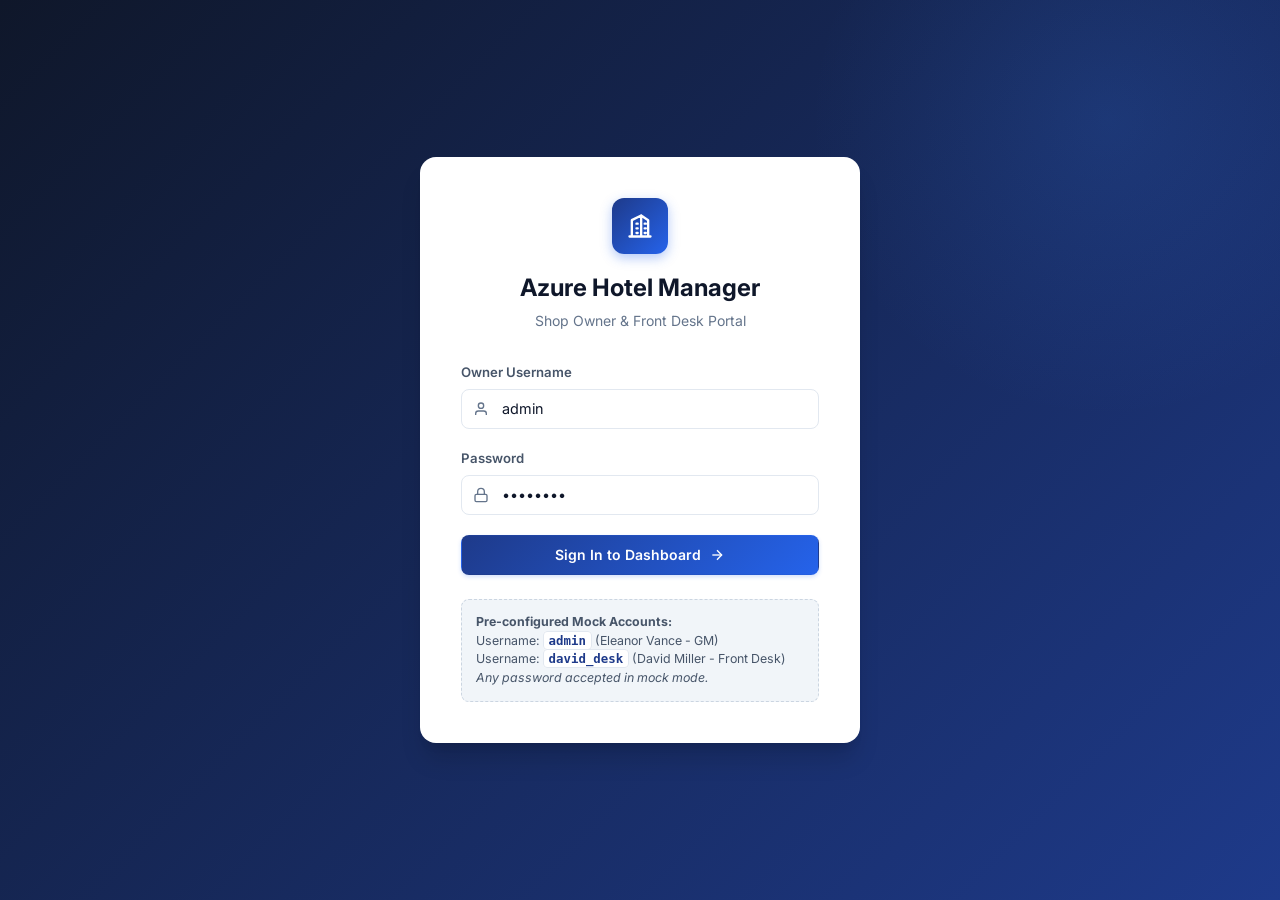
<file: frontend/index.html>
<!DOCTYPE html>
<html lang="en">
<head>
  <meta charset="UTF-8">
  <meta name="viewport" content="width=device-width, initial-scale=1.0">
  <title>Azure Hotel Management System</title>
  <link rel="stylesheet" href="css/style.css">
  <link rel="preconnect" href="https://fonts.googleapis.com">
  <link rel="preconnect" href="https://fonts.gstatic.com" crossorigin>
  <link href="https://fonts.googleapis.com/css2?family=Inter:wght@400;500;600;700;800&display=swap" rel="stylesheet">
</head>
<body>

  <!-- =========================================================================
       1. Login Screen for shop_owner
       ========================================================================= -->
  <div id="login-screen" class="login-screen">
    <div class="login-card">
      <div class="login-brand">
        <div class="brand-icon-wrapper">
          <svg width="28" height="28" viewBox="0 0 24 24" fill="none" stroke="currentColor" stroke-width="2" stroke-linecap="round" stroke-linejoin="round">
            <path d="M3 21h18M5 21V7l8-4v18M13 21V3l6 4v14M9 10h1M9 14h1M9 18h1M16 10h1M16 14h1M16 18h1"/>
          </svg>
        </div>
        <h1>Azure Hotel Manager</h1>
        <p>Shop Owner & Front Desk Portal</p>
      </div>

      <div id="login-error-box" class="login-error hidden">
        <svg width="18" height="18" viewBox="0 0 24 24" fill="none" stroke="currentColor" stroke-width="2">
          <circle cx="12" cy="12" r="10"/><line x1="12" y1="8" x2="12" y2="12"/><line x1="12" y1="16" x2="12.01" y2="16"/>
        </svg>
        <span id="login-error-text">Invalid username or credentials.</span>
      </div>

      <form id="login-form" class="login-form">
        <div class="form-group">
          <label class="form-label" for="login-username">Owner Username</label>
          <div class="input-with-icon">
            <span class="input-icon">
              <svg width="16" height="16" viewBox="0 0 24 24" fill="none" stroke="currentColor" stroke-width="2">
                <path d="M20 21v-2a4 4 0 0 0-4-4H8a4 4 0 0 0-4 4v2"/><circle cx="12" cy="7" r="4"/>
              </svg>
            </span>
            <input type="text" id="login-username" class="form-control" placeholder="e.g. admin" required autocomplete="username" value="admin">
          </div>
        </div>

        <div class="form-group">
          <label class="form-label" for="login-password">Password</label>
          <div class="input-with-icon">
            <span class="input-icon">
              <svg width="16" height="16" viewBox="0 0 24 24" fill="none" stroke="currentColor" stroke-width="2">
                <rect x="3" y="11" width="18" height="11" rx="2" ry="2"/><path d="M7 11V7a5 5 0 0 1 10 0v4"/>
              </svg>
            </span>
            <input type="password" id="login-password" class="form-control" placeholder="••••••••" required autocomplete="current-password" value="admin123">
          </div>
        </div>

        <button type="submit" id="btn-login-submit" class="btn btn-primary btn-block">
          <span>Sign In to Dashboard</span>
          <svg width="16" height="16" viewBox="0 0 24 24" fill="none" stroke="currentColor" stroke-width="2">
            <line x1="5" y1="12" x2="19" y2="12"/><polyline points="12 5 19 12 12 19"/>
          </svg>
        </button>
      </form>

      <div class="login-hint">
        <strong>Pre-configured Mock Accounts:</strong><br>
        Username: <code>admin</code> (Eleanor Vance - GM)<br>
        Username: <code>david_desk</code> (David Miller - Front Desk)<br>
        <em>Any password accepted in mock mode.</em>
      </div>
    </div>
  </div>

  <!-- =========================================================================
       2. Application Shell (Displayed when authenticated)
       ========================================================================= -->
  <div id="app-shell" class="app-shell hidden">
    <!-- Top Bar -->
    <header class="top-bar">
      <div class="top-bar-left">
        <a href="#requests" class="top-brand">
          <div class="top-brand-icon">
            <svg width="20" height="20" viewBox="0 0 24 24" fill="none" stroke="currentColor" stroke-width="2">
              <path d="M3 21h18M5 21V7l8-4v18M13 21V3l6 4v14"/>
            </svg>
          </div>
          <span>Azure Grand Hotel</span>
        </a>
        <span class="hotel-badge">HOTEL_DB v2.0</span>
      </div>

      <div class="top-bar-right">
        <!-- Top bar PENDING requests alert & count badge -->
        <button id="topbar-pending-btn" class="pending-alert-btn" title="View Pending Requests">
          <svg width="16" height="16" viewBox="0 0 24 24" fill="none" stroke="currentColor" stroke-width="2">
            <circle cx="12" cy="12" r="10"/><polyline points="12 6 12 12 16 14"/>
          </svg>
          <span>Pending Requests</span>
          <span id="topbar-pending-count" class="count-badge-pill">0</span>
        </button>

        <!-- Logged-in Owner Profile -->
        <div class="owner-profile">
          <div id="owner-avatar" class="owner-avatar" title="Shop Owner">EV</div>
          <div class="owner-details">
            <span id="owner-full-name" class="owner-name">Eleanor Vance</span>
            <span id="owner-username" class="owner-role">@admin</span>
          </div>
          <button id="btn-logout" class="btn-logout" title="Sign Out">
            <svg width="18" height="18" viewBox="0 0 24 24" fill="none" stroke="currentColor" stroke-width="2">
              <path d="M9 21H5a2 2 0 0 1-2-2V5a2 2 0 0 1 2-2h4"/><polyline points="16 17 21 12 16 7"/><line x1="21" y1="12" x2="9" y2="12"/>
            </svg>
          </button>
        </div>
      </div>
    </header>

    <div class="shell-body">
      <!-- Left Sidebar with Hash Navigation -->
      <aside class="sidebar">
        <nav class="sidebar-nav">
          <div class="sidebar-section-title">Operations</div>
          
          <!-- #requests view link -->
          <a href="#requests" class="nav-item active" data-view="requests">
            <div class="nav-item-content">
              <svg width="18" height="18" viewBox="0 0 24 24" fill="none" stroke="currentColor" stroke-width="2">
                <path d="M14 2H6a2 2 0 0 0-2 2v16a2 2 0 0 0 2 2h12a2 2 0 0 0 2-2V8z"/><polyline points="14 2 14 8 20 8"/><line x1="16" y1="13" x2="8" y2="13"/><line x1="16" y1="17" x2="8" y2="17"/>
              </svg>
              <span>Booking Requests</span>
            </div>
            <span id="sidebar-pending-badge" class="nav-badge">0</span>
          </a>

          <!-- #stays view link -->
          <a href="#stays" class="nav-item" data-view="stays">
            <div class="nav-item-content">
              <svg width="18" height="18" viewBox="0 0 24 24" fill="none" stroke="currentColor" stroke-width="2">
                <rect x="3" y="4" width="18" height="18" rx="2" ry="2"/><line x1="16" y1="2" x2="16" y2="6"/><line x1="8" y1="2" x2="8" y2="6"/><line x1="3" y1="10" x2="21" y2="10"/>
              </svg>
              <span>Active Stays & Bookings</span>
            </div>
          </a>

          <!-- #rooms view link -->
          <a href="#rooms" class="nav-item" data-view="rooms">
            <div class="nav-item-content">
              <svg width="18" height="18" viewBox="0 0 24 24" fill="none" stroke="currentColor" stroke-width="2">
                <path d="M3 7v14a1 1 0 0 0 1 1h16a1 1 0 0 0 1-1V7"/><path d="M1 7h22M7 11h10M7 15h10"/>
              </svg>
              <span>Rooms & Availability</span>
            </div>
          </a>

          <div class="sidebar-section-title">Resources & CRM</div>

          <!-- #inventory view link -->
          <a href="#inventory" class="nav-item" data-view="inventory">
            <div class="nav-item-content">
              <svg width="18" height="18" viewBox="0 0 24 24" fill="none" stroke="currentColor" stroke-width="2">
                <path d="M21 16V8a2 2 0 0 0-1-1.73l-7-4a2 2 0 0 0-2 0l-7 4A2 2 0 0 0 3 8v8a2 2 0 0 0 1 1.73l7 4a2 2 0 0 0 2 0l7-4A2 2 0 0 0 21 16z"/><polyline points="3.27 6.96 12 12.01 20.73 6.96"/><line x1="12" y1="22.08" x2="12" y2="12"/>
              </svg>
              <span>Items & Inventory</span>
            </div>
          </a>

          <!-- #customers view link -->
          <a href="#customers" class="nav-item" data-view="customers">
            <div class="nav-item-content">
              <svg width="18" height="18" viewBox="0 0 24 24" fill="none" stroke="currentColor" stroke-width="2">
                <path d="M17 21v-2a4 4 0 0 0-4-4H5a4 4 0 0 0-4 4v2"/><circle cx="9" cy="7" r="4"/><path d="M23 21v-2a4 4 0 0 0-3-3.87"/><path d="M16 3.13a4 4 0 0 1 0 7.75"/>
              </svg>
              <span>Customers & Reports</span>
            </div>
          </a>
        </nav>

        <div class="sidebar-footer">
          <div class="system-status-indicator">
            <span class="status-dot"></span>
            <span>Database: SQL Server</span>
          </div>
        </div>
      </aside>

      <!-- Main Content Area with Views -->
      <main class="main-content">

        <!-- ===================================================================
             VIEW 1: #requests (Booking Requests)
             =================================================================== -->
        <section id="view-requests" class="view-panel active">
          <div class="view-header">
            <div>
              <h2>Booking Requests</h2>
              <p>Inbound Booking.com reservation requests awaiting review and room assignment</p>
            </div>
            <div class="header-actions">
              <button id="btn-gmail-check" class="btn btn-outline btn-sm">
                <svg width="14" height="14" viewBox="0 0 24 24" fill="none" stroke="currentColor" stroke-width="2">
                  <path d="M4 4h16c1.1 0 2 .9 2 2v12c0 1.1-.9 2-2 2H4c-1.1 0-2-.9-2-2V6c0-1.1.9-2 2-2z"/><polyline points="22,6 12,13 2,6"/>
                </svg>
                <span>Check Gmail</span>
              </button>
              <button id="btn-gmail-simulate" class="btn btn-outline btn-sm">
                <svg width="14" height="14" viewBox="0 0 24 24" fill="none" stroke="currentColor" stroke-width="2">
                  <path d="M12 20h9M16.5 3.5a2.121 2.121 0 0 1 3 3L7 19l-4 1 1-4L16.5 3.5z"/>
                </svg>
                <span>Simulate</span>
              </button>
              <button id="btn-refresh-requests" class="btn btn-outline btn-sm">
                <svg width="14" height="14" viewBox="0 0 24 24" fill="none" stroke="currentColor" stroke-width="2">
                  <path d="M21.5 2v6h-6M21.34 15.57a10 10 0 1 1-.57-8.38l5.67-5.67"/>
                </svg>
                <span>Refresh</span>
              </button>
            </div>
          </div>

          <!-- Stats Overview -->
          <div class="stats-grid">
            <div class="stat-card">
              <div class="stat-icon warning">
                <svg width="22" height="22" viewBox="0 0 24 24" fill="none" stroke="currentColor" stroke-width="2">
                  <circle cx="12" cy="12" r="10"/><polyline points="12 6 12 12 16 14"/>
                </svg>
              </div>
              <div class="stat-info">
                <div class="stat-label">Pending Review</div>
                <div id="stat-requests-pending" class="stat-value">0</div>
              </div>
            </div>
            <div class="stat-card">
              <div class="stat-icon success">
                <svg width="22" height="22" viewBox="0 0 24 24" fill="none" stroke="currentColor" stroke-width="2">
                  <path d="M22 11.08V12a10 10 0 1 1-5.93-9.14"/><polyline points="22 4 12 14.01 9 11.01"/>
                </svg>
              </div>
              <div class="stat-info">
                <div class="stat-label">Accepted Requests</div>
                <div id="stat-requests-accepted" class="stat-value">0</div>
              </div>
            </div>
            <div class="stat-card">
              <div class="stat-icon primary">
                <svg width="22" height="22" viewBox="0 0 24 24" fill="none" stroke="currentColor" stroke-width="2">
                  <path d="M14 2H6a2 2 0 0 0-2 2v16a2 2 0 0 0 2 2h12a2 2 0 0 0 2-2V8z"/>
                </svg>
              </div>
              <div class="stat-info">
                <div class="stat-label">Total Volume</div>
                <div id="stat-requests-total" class="stat-value">0</div>
              </div>
            </div>
          </div>

          <!-- Filter & Search Bar -->
          <div class="filter-bar">
            <div class="filter-pills" id="requests-status-filters">
              <button class="filter-pill active" data-status="ALL">All</button>
              <button class="filter-pill" data-status="PENDING">Pending</button>
              <button class="filter-pill" data-status="ACCEPTED">Accepted</button>
              <button class="filter-pill" data-status="DENIED">Denied</button>
              <button class="filter-pill" data-status="CANCELED">Canceled</button>
            </div>
            <div class="search-input-box">
              <label for="requests-search-input" class="visually-hidden">Search guest name or ref</label>
              <svg width="16" height="16" viewBox="0 0 24 24" fill="none" stroke="currentColor" stroke-width="2">
                <circle cx="11" cy="11" r="8"/><line x1="21" y1="21" x2="16.65" y2="16.65"/>
              </svg>
              <input type="text" id="requests-search-input" placeholder="Search guest name or ref...">
            </div>
          </div>

          <!-- Requests Table -->
          <div class="card-table">
            <div class="table-responsive">
              <table class="data-table" id="table-booking-requests">
                <thead>
                  <tr>
                    <th>Ref / Status</th>
                    <th>Guest Details</th>
                    <th>Meal Plan</th>
                    <th>Dates & Rooms</th>
                    <th>Special Request</th>
                    <th>Est. Total</th>
                    <th>Actions</th>
                  </tr>
                </thead>
                <tbody id="tbody-booking-requests">
                  <!-- Populated dynamically by app.js -->
                </tbody>
              </table>
            </div>
          </div>
        </section>


        <!-- ===================================================================
             VIEW 2: #stays (Active Stays & Bookings)
             =================================================================== -->
        <section id="view-stays" class="view-panel">
          <div class="view-header">
            <div>
              <h2>Active Stays & Bookings</h2>
              <p>Confirmed reservations, active checked-in guests, billing and checkout</p>
            </div>
            <div class="header-actions">
              <button id="btn-refresh-stays" class="btn btn-outline btn-sm">
                <svg width="14" height="14" viewBox="0 0 24 24" fill="none" stroke="currentColor" stroke-width="2">
                  <path d="M21.5 2v6h-6M21.34 15.57a10 10 0 1 1-.57-8.38l5.67-5.67"/>
                </svg>
                <span>Refresh</span>
              </button>
            </div>
          </div>

          <!-- Filter Bar for Stays -->
          <div class="filter-bar">
            <div class="filter-pills" id="stays-status-filters">
              <button class="filter-pill active" data-status="ALL">All Stays</button>
              <button class="filter-pill" data-status="PENDING">Pending Check-In</button>
              <button class="filter-pill" data-status="ACTIVE">Active (Checked In)</button>
              <button class="filter-pill" data-status="FINISHED">Finished</button>
              <button class="filter-pill" data-status="CANCELED">Canceled</button>
            </div>
          </div>

          <!-- Stays Table -->
          <div class="card-table">
            <div class="table-responsive">
              <table class="data-table" id="table-stays">
                <thead>
                  <tr>
                    <th>Booking ID</th>
                    <th>Guest</th>
                    <th>Assigned Room(s)</th>
                    <th>Stay Dates</th>
                    <th>Status</th>
                    <th>Billing & Balance</th>
                    <th>Actions</th>
                  </tr>
                </thead>
                <tbody id="tbody-stays">
                  <!-- Populated dynamically by app.js -->
                </tbody>
              </table>
            </div>
          </div>
        </section>


        <!-- ===================================================================
             VIEW 3: #rooms (Rooms & Availability)
             =================================================================== -->
        <section id="view-rooms" class="view-panel">
          <div class="view-header">
            <div>
              <h2>Room Management & Kitchen Summary</h2>
              <p>Live occupancy status, maintenance controls, room rates, and active meal counts</p>
            </div>
            <div class="header-actions">
              <button id="btn-add-room-modal" class="btn btn-primary btn-sm">
                <svg width="14" height="14" viewBox="0 0 24 24" fill="none" stroke="currentColor" stroke-width="2">
                  <line x1="12" y1="5" x2="12" y2="19"/><line x1="5" y1="12" x2="19" y2="12"/>
                </svg>
                <span>Add Room</span>
              </button>
              <button id="btn-refresh-rooms" class="btn btn-outline btn-sm">
                <svg width="14" height="14" viewBox="0 0 24 24" fill="none" stroke="currentColor" stroke-width="2">
                  <path d="M21.5 2v6h-6M21.34 15.57a10 10 0 1 1-.57-8.38l5.67-5.67"/>
                </svg>
                <span>Refresh</span>
              </button>
            </div>
          </div>

          <!-- Kitchen Meal Summary Panel -->
          <div class="kitchen-summary-card" id="kitchen-meal-summary">
            <!-- Populated dynamically by app.js -->
          </div>

          <!-- Room Status Filter Bar -->
          <div class="filter-bar">
            <div class="filter-pills" id="rooms-status-filters">
              <button class="filter-pill active" data-status="ALL">All Rooms</button>
              <button class="filter-pill" data-status="AVAILABLE">Available</button>
              <button class="filter-pill" data-status="BOOKED">Booked</button>
              <button class="filter-pill" data-status="CLOSED">Closed (Maintenance)</button>
            </div>
          </div>

          <!-- Room Cards Grid -->
          <div class="room-grid" id="rooms-grid-container">
            <!-- Populated dynamically by app.js -->
          </div>
        </section>


        <!-- ===================================================================
             VIEW 4: #inventory (Items: COUNT & CONTINUOUS)
             =================================================================== -->
        <section id="view-inventory" class="view-panel">
          <div class="view-header">
            <div>
              <h2>Items & Inventory</h2>
              <p>Hotel supplies, room service items, count-based goods and continuous liquids/bulk</p>
            </div>
            <div class="header-actions">
              <button id="btn-add-item-modal" class="btn btn-primary btn-sm">
                <svg width="14" height="14" viewBox="0 0 24 24" fill="none" stroke="currentColor" stroke-width="2">
                  <line x1="12" y1="5" x2="12" y2="19"/><line x1="5" y1="12" x2="19" y2="12"/>
                </svg>
                <span>Add Supply Item</span>
              </button>
              <button id="btn-refresh-inventory" class="btn btn-outline btn-sm">
                <svg width="14" height="14" viewBox="0 0 24 24" fill="none" stroke="currentColor" stroke-width="2">
                  <path d="M21.5 2v6h-6M21.34 15.57a10 10 0 1 1-.57-8.38l5.67-5.67"/>
                </svg>
                <span>Refresh</span>
              </button>
            </div>
          </div>

          <!-- Inventory Filter Bar -->
          <div class="filter-bar">
            <div class="filter-pills" id="inventory-method-filters">
              <button id="inventory-filter-all" class="filter-pill active" data-method="ALL">All Items</button>
              <button id="inventory-filter-count" class="filter-pill" data-method="COUNT">COUNT (Units / Pieces)</button>
              <button id="inventory-filter-continuous" class="filter-pill" data-method="CONTINUOUS">CONTINUOUS (kg / Liters)</button>
            </div>
          </div>

          <!-- Items Table -->
          <div class="card-table">
            <div class="table-responsive">
              <table class="data-table" id="table-inventory">
                <thead>
                  <tr>
                    <th>Item ID</th>
                    <th>Item Name</th>
                    <th>Measuring Method</th>
                    <th>Unit Price</th>
                    <th>Current Stock</th>
                    <th>Active Status</th>
                    <th>Stock Actions</th>
                  </tr>
                </thead>
                <tbody id="tbody-inventory">
                  <!-- Populated dynamically by app.js -->
                </tbody>
              </table>
            </div>
          </div>
        </section>


        <!-- ===================================================================
             VIEW 5: #customers (Customer Directory & Reports)
             =================================================================== -->
        <section id="view-customers" class="view-panel">
          <div class="view-header">
            <div>
              <h2>Customer Directory & Telegram Logs</h2>
              <p>Guest profiles, Telegram onboarding, denial audit history, delivery logs, and incident reports</p>
            </div>
            <div class="header-actions">
              <button id="btn-add-telegram-user" class="btn btn-primary btn-sm">
                <svg width="14" height="14" viewBox="0 0 24 24" fill="none" stroke="currentColor" stroke-width="2">
                  <path d="M16 21v-2a4 4 0 0 0-4-4H5a4 4 0 0 0-4 4v2"/><circle cx="8.5" cy="7" r="4"/><line x1="20" y1="8" x2="20" y2="14"/><line x1="23" y1="11" x2="17" y2="11"/>
                </svg>
                <span>Add Telegram User</span>
              </button>
              <button id="btn-refresh-customers" class="btn btn-outline btn-sm">
                <svg width="14" height="14" viewBox="0 0 24 24" fill="none" stroke="currentColor" stroke-width="2">
                  <path d="M21.5 2v6h-6M21.34 15.57a10 10 0 1 1-.57-8.38l5.67-5.67"/>
                </svg>
                <span>Refresh</span>
              </button>
            </div>
          </div>

          <!-- Customers Search Bar -->
          <div class="filter-bar">
            <div class="search-input-box" style="width: 340px;">
              <label for="customers-search-input" class="visually-hidden">Search customer by full name or phone</label>
              <svg width="16" height="16" viewBox="0 0 24 24" fill="none" stroke="currentColor" stroke-width="2">
                <circle cx="11" cy="11" r="8"/><line x1="21" y1="21" x2="16.65" y2="16.65"/>
              </svg>
              <input type="text" id="customers-search-input" placeholder="Search customer by full name or phone...">
            </div>
          </div>

          <!-- Customers Table -->
          <div class="card-table">
            <div class="table-responsive">
              <table class="data-table" id="table-customers">
                <thead>
                  <tr>
                    <th>Customer ID</th>
                    <th>Full Name & Phone</th>
                    <th>Telegram Status</th>
                    <th>Bot Invite Link</th>
                    <th>Denial History</th>
                    <th>Registered</th>
                    <th>Actions</th>
                  </tr>
                </thead>
                <tbody id="tbody-customers">
                  <!-- Populated dynamically by app.js -->
                </tbody>
              </table>
            </div>
          </div>

          <!-- Telegram Message Delivery Logs (MESSAGE Table) -->
          <div class="card-table" style="margin-top: 2rem;">
            <div class="view-header" style="margin-bottom: 0; padding: 1.25rem 1.5rem; border-bottom: 1px solid var(--color-border); background: var(--color-surface-alt);">
              <div>
                <h3 style="font-size: 1.05rem; font-weight: 700; margin: 0; display: flex; align-items: center; gap: 8px;">
                  <svg width="18" height="18" viewBox="0 0 24 24" fill="none" stroke="currentColor" stroke-width="2">
                    <path d="M21 15a2 2 0 0 1-2 2H7l-4 4V5a2 2 0 0 1 2-2h14a2 2 0 0 1 2 2z"/>
                  </svg>
                  Telegram Communications & Delivery Log (MESSAGE Table)
                </h3>
                <p style="font-size: 0.8rem; color: var(--color-text-muted); margin: 2px 0 0 0;">
                  Audit log of automated reservation confirmations and rejection notices sent to guests
                </p>
              </div>
              <div class="filter-pills" id="messages-status-filters">
                <button class="filter-pill active" data-status="ALL">All Logs</button>
                <button class="filter-pill" data-status="SENT">SENT</button>
                <button class="filter-pill" data-status="FAILED">FAILED</button>
              </div>
            </div>
            <div class="table-responsive">
              <table class="data-table" id="table-messages">
                <thead>
                  <tr>
                    <th>Message ID</th>
                    <th>Customer</th>
                    <th>Delivery Status</th>
                    <th>Message Content</th>
                    <th>Sent At</th>
                  </tr>
                </thead>
                <tbody id="tbody-messages">
                  <!-- Populated dynamically by app.js -->
                </tbody>
              </table>
            </div>
          </div>
        </section>

      </main>
    </div>
  </div>

  <!-- =========================================================================
       Slide-Over Guest Folio Drawer
       ========================================================================= -->
  <div id="folio-drawer-overlay" class="drawer-overlay hidden">
    <div id="folio-drawer" class="drawer-panel">
      <div class="drawer-header">
        <div>
          <div style="display:flex; align-items:center; gap:8px;">
            <h3 id="folio-title" style="font-size:1.15rem; font-weight:700;">Guest Folio & Billing</h3>
            <span id="folio-status-badge"></span>
          </div>
          <p id="folio-subtitle" class="drawer-subtitle">Loading folio details...</p>
        </div>
        <button id="folio-close-btn" class="modal-close-btn" aria-label="Close Drawer">&times;</button>
      </div>

      <div id="folio-body" class="drawer-body">
        <!-- Rendered dynamically by app.js -->
      </div>
    </div>
  </div>

  <!-- =========================================================================
       Action Modals & Dialog Container
       ========================================================================= -->
  <div id="modal-container" class="modal-overlay hidden">
    <div class="modal-dialog">
      <div class="modal-header">
        <h3 id="modal-title">Action Title</h3>
        <button id="modal-close-btn" class="modal-close-btn" aria-label="Close">&times;</button>
      </div>
      <div id="modal-body" class="modal-body">
        <!-- Injected dynamically based on action -->
      </div>
      <div id="modal-footer" class="modal-footer">
        <!-- Injected dynamically -->
      </div>
    </div>
  </div>

  <!-- Toast Notifications Container -->
  <div id="toast-container" class="toast-container"></div>

  <!-- App Main Entry Point (ES Module) -->
  <script type="module" src="js/app.js"></script>
</body>
</html>
</file>
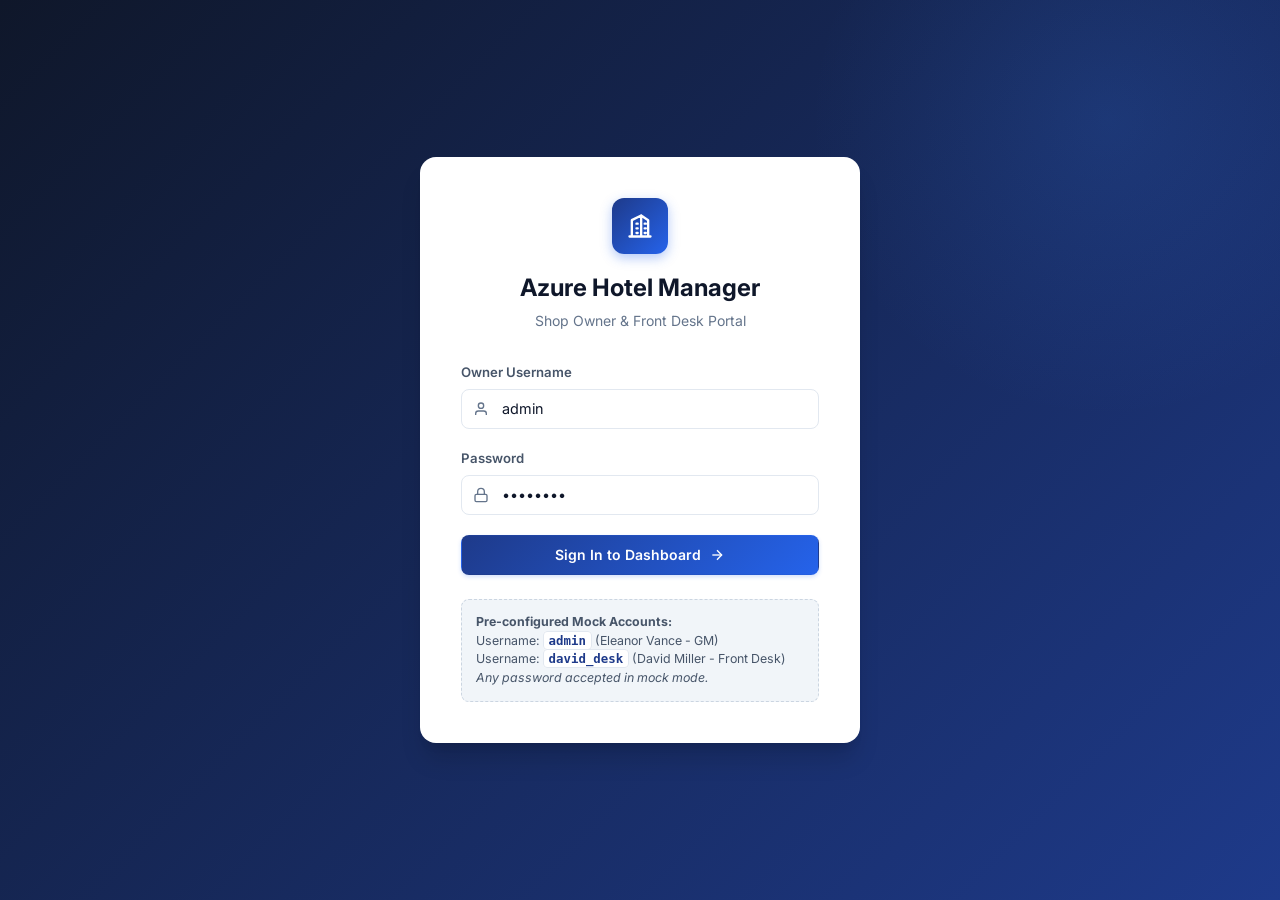
<file: src/main/resources/com/codehack/nngf/App/app/index.html>
<!DOCTYPE html>
<html lang="en">
<head>
  <meta charset="UTF-8">
  <meta name="viewport" content="width=device-width, initial-scale=1.0">
  <title>Azure Hotel Management System</title>
  <link rel="stylesheet" href="css/style.css">
  <link rel="preconnect" href="https://fonts.googleapis.com">
  <link rel="preconnect" href="https://fonts.gstatic.com" crossorigin>
  <link href="https://fonts.googleapis.com/css2?family=Inter:wght@400;500;600;700;800&display=swap" rel="stylesheet">
</head>
<body>

  <!-- =========================================================================
       1. Login Screen for shop_owner
       ========================================================================= -->
  <div id="login-screen" class="login-screen">
    <div class="login-card">
      <div class="login-brand">
        <div class="brand-icon-wrapper">
          <svg width="28" height="28" viewBox="0 0 24 24" fill="none" stroke="currentColor" stroke-width="2" stroke-linecap="round" stroke-linejoin="round">
            <path d="M3 21h18M5 21V7l8-4v18M13 21V3l6 4v14M9 10h1M9 14h1M9 18h1M16 10h1M16 14h1M16 18h1"/>
          </svg>
        </div>
        <h1>Azure Hotel Manager</h1>
        <p>Shop Owner & Front Desk Portal</p>
      </div>

      <div id="login-error-box" class="login-error hidden">
        <svg width="18" height="18" viewBox="0 0 24 24" fill="none" stroke="currentColor" stroke-width="2">
          <circle cx="12" cy="12" r="10"/><line x1="12" y1="8" x2="12" y2="12"/><line x1="12" y1="16" x2="12.01" y2="16"/>
        </svg>
        <span id="login-error-text">Invalid username or credentials.</span>
      </div>

      <form id="login-form" class="login-form">
        <div class="form-group">
          <label class="form-label" for="login-username">Owner Username</label>
          <div class="input-with-icon">
            <span class="input-icon">
              <svg width="16" height="16" viewBox="0 0 24 24" fill="none" stroke="currentColor" stroke-width="2">
                <path d="M20 21v-2a4 4 0 0 0-4-4H8a4 4 0 0 0-4 4v2"/><circle cx="12" cy="7" r="4"/>
              </svg>
            </span>
            <input type="text" id="login-username" class="form-control" placeholder="e.g. admin" required autocomplete="username" value="admin">
          </div>
        </div>

        <div class="form-group">
          <label class="form-label" for="login-password">Password</label>
          <div class="input-with-icon">
            <span class="input-icon">
              <svg width="16" height="16" viewBox="0 0 24 24" fill="none" stroke="currentColor" stroke-width="2">
                <rect x="3" y="11" width="18" height="11" rx="2" ry="2"/><path d="M7 11V7a5 5 0 0 1 10 0v4"/>
              </svg>
            </span>
            <input type="password" id="login-password" class="form-control" placeholder="••••••••" required autocomplete="current-password" value="admin123">
          </div>
        </div>

        <button type="button" id="btn-login-submit" class="btn btn-primary btn-block">
          <span>Sign In to Dashboard</span>
          <svg width="16" height="16" viewBox="0 0 24 24" fill="none" stroke="currentColor" stroke-width="2">
            <line x1="5" y1="12" x2="19" y2="12"/><polyline points="12 5 19 12 12 19"/>
          </svg>
        </button>
      </form>

      <div class="login-hint">
        <strong>Pre-configured Mock Accounts:</strong><br>
        Username: <code>admin</code> (Eleanor Vance - GM)<br>
        Username: <code>david_desk</code> (David Miller - Front Desk)<br>
        <em>Any password accepted in mock mode.</em>
      </div>
    </div>
  </div>

  <!-- =========================================================================
       1b. Registration Screen (shown when no shop owners exist)
       ========================================================================= -->
  <div id="register-screen" class="login-screen hidden">
    <div class="login-card">
      <div class="login-brand">
        <div class="brand-icon-wrapper">
          <svg width="28" height="28" viewBox="0 0 24 24" fill="none" stroke="currentColor" stroke-width="2" stroke-linecap="round" stroke-linejoin="round">
            <path d="M3 21h18M5 21V7l8-4v18M13 21V3l6 4v14M9 10h1M9 14h1M9 18h1M16 10h1M16 14h1M16 18h1"/>
          </svg>
        </div>
        <h1>Create First Owner</h1>
        <p>No shop owners found. Register the first administrator.</p>
      </div>

      <div id="register-error-box" class="login-error hidden">
        <svg width="18" height="18" viewBox="0 0 24 24" fill="none" stroke="currentColor" stroke-width="2">
          <circle cx="12" cy="12" r="10"/><line x1="12" y1="8" x2="12" y2="12"/><line x1="12" y1="16" x2="12.01" y2="16"/>
        </svg>
        <span id="register-error-text">Registration failed.</span>
      </div>

      <form id="register-form" class="login-form">
        <div class="form-group">
          <label class="form-label" for="reg-full-name">Full Name</label>
          <input type="text" id="reg-full-name" class="form-control" placeholder="e.g. Eleanor Vance" required>
        </div>
        <div class="form-group">
          <label class="form-label" for="reg-username">Username</label>
          <input type="text" id="reg-username" class="form-control" placeholder="e.g. admin" required autocomplete="username">
        </div>
        <div class="form-group">
          <label class="form-label" for="reg-password">Password</label>
          <input type="password" id="reg-password" class="form-control" placeholder="Password" required autocomplete="new-password">
        </div>
        <button type="button" id="btn-register-submit" class="btn btn-primary btn-block">
          <span>Create Account</span>
        </button>
      </form>
    </div>
  </div>

  <!-- =========================================================================
       2. Application Shell (Displayed when authenticated)
       ========================================================================= -->
  <div id="app-shell" class="app-shell hidden">
    <!-- Top Bar -->
    <header class="top-bar">
      <div class="top-bar-left">
        <a href="#requests" class="top-brand">
          <div class="top-brand-icon">
            <svg width="20" height="20" viewBox="0 0 24 24" fill="none" stroke="currentColor" stroke-width="2">
              <path d="M3 21h18M5 21V7l8-4v18M13 21V3l6 4v14"/>
            </svg>
          </div>
          <span>Azure Grand Hotel</span>
        </a>
        <span class="hotel-badge">HOTEL_DB v2.0</span>
      </div>

      <div class="top-bar-right">
        <!-- Top bar PENDING requests alert & count badge -->
        <button id="topbar-pending-btn" class="pending-alert-btn" title="View Pending Requests">
          <svg width="16" height="16" viewBox="0 0 24 24" fill="none" stroke="currentColor" stroke-width="2">
            <circle cx="12" cy="12" r="10"/><polyline points="12 6 12 12 16 14"/>
          </svg>
          <span>Pending Requests</span>
          <span id="topbar-pending-count" class="count-badge-pill">0</span>
        </button>

        <!-- Logged-in Owner Profile -->
        <div class="owner-profile">
          <div id="owner-avatar" class="owner-avatar" title="Shop Owner">EV</div>
          <div class="owner-details">
            <span id="owner-full-name" class="owner-name">Eleanor Vance</span>
            <span id="owner-username" class="owner-role">@admin</span>
          </div>
          <button id="btn-logout" class="btn-logout" title="Sign Out">
            <svg width="18" height="18" viewBox="0 0 24 24" fill="none" stroke="currentColor" stroke-width="2">
              <path d="M9 21H5a2 2 0 0 1-2-2V5a2 2 0 0 1 2-2h4"/><polyline points="16 17 21 12 16 7"/><line x1="21" y1="12" x2="9" y2="12"/>
            </svg>
          </button>
        </div>
      </div>
    </header>

    <div class="shell-body">
      <!-- Left Sidebar with Hash Navigation -->
      <aside class="sidebar">
        <nav class="sidebar-nav">
          <div class="sidebar-section-title">Operations</div>
          
          <!-- #requests view link -->
          <a href="#requests" class="nav-item active" data-view="requests" id="requests">
            <div class="nav-item-content">
              <svg width="18" height="18" viewBox="0 0 24 24" fill="none" stroke="currentColor" stroke-width="2">
                <path d="M14 2H6a2 2 0 0 0-2 2v16a2 2 0 0 0 2 2h12a2 2 0 0 0 2-2V8z"/><polyline points="14 2 14 8 20 8"/><line x1="16" y1="13" x2="8" y2="13"/><line x1="16" y1="17" x2="8" y2="17"/>
              </svg>
              <span>Booking Requests</span>
            </div>
            <span id="sidebar-pending-badge" class="nav-badge">0</span>
          </a>

          <!-- #stays view link -->
          <a href="#stays" class="nav-item" data-view="stays" id="stays">
            <div class="nav-item-content">
              <svg width="18" height="18" viewBox="0 0 24 24" fill="none" stroke="currentColor" stroke-width="2">
                <rect x="3" y="4" width="18" height="18" rx="2" ry="2"/><line x1="16" y1="2" x2="16" y2="6"/><line x1="8" y1="2" x2="8" y2="6"/><line x1="3" y1="10" x2="21" y2="10"/>
              </svg>
              <span>Active Stays & Bookings</span>
            </div>
          </a>

          <!-- #rooms view link -->
          <a href="#rooms" class="nav-item" data-view="rooms" id="rooms">
            <div class="nav-item-content">
              <svg width="18" height="18" viewBox="0 0 24 24" fill="none" stroke="currentColor" stroke-width="2">
                <path d="M3 7v14a1 1 0 0 0 1 1h16a1 1 0 0 0 1-1V7"/><path d="M1 7h22M7 11h10M7 15h10"/>
              </svg>
              <span>Rooms & Availability</span>
            </div>
          </a>

          <div class="sidebar-section-title">Resources & CRM</div>

          <!-- #inventory view link -->
          <a href="#inventory" class="nav-item" data-view="inventory" id="inventory">
            <div class="nav-item-content">
              <svg width="18" height="18" viewBox="0 0 24 24" fill="none" stroke="currentColor" stroke-width="2">
                <path d="M21 16V8a2 2 0 0 0-1-1.73l-7-4a2 2 0 0 0-2 0l-7 4A2 2 0 0 0 3 8v8a2 2 0 0 0 1 1.73l7 4a2 2 0 0 0 2 0l7-4A2 2 0 0 0 21 16z"/><polyline points="3.27 6.96 12 12.01 20.73 6.96"/><line x1="12" y1="22.08" x2="12" y2="12"/>
              </svg>
              <span>Items & Inventory</span>
            </div>
          </a>

          <!-- #customers view link -->
          <a href="#customers" class="nav-item" data-view="customers" id="customers">
            <div class="nav-item-content">
              <svg width="18" height="18" viewBox="0 0 24 24" fill="none" stroke="currentColor" stroke-width="2">
                <path d="M17 21v-2a4 4 0 0 0-4-4H5a4 4 0 0 0-4 4v2"/><circle cx="9" cy="7" r="4"/><path d="M23 21v-2a4 4 0 0 0-3-3.87"/><path d="M16 3.13a4 4 0 0 1 0 7.75"/>
              </svg>
              <span>Customers & Reports</span>
            </div>
          </a>
        </nav>

        <div class="sidebar-footer">
          <div class="system-status-indicator">
            <span class="status-dot"></span>
            <span>Database: SQL Server</span>
          </div>
        </div>
      </aside>

      <!-- Main Content Area with Views -->
      <main class="main-content">

        <!-- ===================================================================
             VIEW 1: #requests (Booking Requests)
             =================================================================== -->
        <section id="view-requests" class="view-panel active">
          <div class="view-header">
            <div>
              <h2>Booking Requests</h2>
              <p>Inbound Booking.com reservation requests awaiting review and room assignment</p>
            </div>
            <div class="header-actions">
              <button id="btn-gmail-check" class="btn btn-outline btn-sm">
                <svg width="14" height="14" viewBox="0 0 24 24" fill="none" stroke="currentColor" stroke-width="2">
                  <path d="M4 4h16c1.1 0 2 .9 2 2v12c0 1.1-.9 2-2 2H4c-1.1 0-2-.9-2-2V6c0-1.1.9-2 2-2z"/><polyline points="22,6 12,13 2,6"/>
                </svg>
                <span>Check Gmail</span>
              </button>
              <button id="btn-gmail-simulate" class="btn btn-outline btn-sm">
                <svg width="14" height="14" viewBox="0 0 24 24" fill="none" stroke="currentColor" stroke-width="2">
                  <path d="M12 20h9M16.5 3.5a2.121 2.121 0 0 1 3 3L7 19l-4 1 1-4L16.5 3.5z"/>
                </svg>
                <span>Simulate</span>
              </button>
              <button id="btn-refresh-requests" class="btn btn-outline btn-sm">
                <svg width="14" height="14" viewBox="0 0 24 24" fill="none" stroke="currentColor" stroke-width="2">
                  <path d="M21.5 2v6h-6M21.34 15.57a10 10 0 1 1-.57-8.38l5.67-5.67"/>
                </svg>
                <span>Refresh</span>
              </button>
            </div>
          </div>

          <!-- Stats Overview -->
          <div class="stats-grid">
            <div class="stat-card">
              <div class="stat-icon warning">
                <svg width="22" height="22" viewBox="0 0 24 24" fill="none" stroke="currentColor" stroke-width="2">
                  <circle cx="12" cy="12" r="10"/><polyline points="12 6 12 12 16 14"/>
                </svg>
              </div>
              <div class="stat-info">
                <div class="stat-label">Pending Review</div>
                <div id="stat-requests-pending" class="stat-value">0</div>
              </div>
            </div>
            <div class="stat-card">
              <div class="stat-icon success">
                <svg width="22" height="22" viewBox="0 0 24 24" fill="none" stroke="currentColor" stroke-width="2">
                  <path d="M22 11.08V12a10 10 0 1 1-5.93-9.14"/><polyline points="22 4 12 14.01 9 11.01"/>
                </svg>
              </div>
              <div class="stat-info">
                <div class="stat-label">Accepted Requests</div>
                <div id="stat-requests-accepted" class="stat-value">0</div>
              </div>
            </div>
            <div class="stat-card">
              <div class="stat-icon primary">
                <svg width="22" height="22" viewBox="0 0 24 24" fill="none" stroke="currentColor" stroke-width="2">
                  <path d="M14 2H6a2 2 0 0 0-2 2v16a2 2 0 0 0 2 2h12a2 2 0 0 0 2-2V8z"/>
                </svg>
              </div>
              <div class="stat-info">
                <div class="stat-label">Total Volume</div>
                <div id="stat-requests-total" class="stat-value">0</div>
              </div>
            </div>
          </div>

          <!-- Filter & Search Bar -->
          <div class="filter-bar">
            <div class="filter-pills" id="requests-status-filters">
              <button id="requests-filter-all" class="filter-pill active" data-status="ALL">All</button>
              <button id="requests-filter-pending" class="filter-pill" data-status="PENDING">Pending</button>
              <button id="requests-filter-accepted" class="filter-pill" data-status="ACCEPTED">Accepted</button>
              <button id="requests-filter-denied" class="filter-pill" data-status="DENIED">Denied</button>
              <button id="requests-filter-canceled" class="filter-pill" data-status="CANCELED">Canceled</button>
            </div>
            <div class="search-input-box">
              <label for="requests-search-input" class="visually-hidden">Search guest name or ref</label>
              <svg width="16" height="16" viewBox="0 0 24 24" fill="none" stroke="currentColor" stroke-width="2">
                <circle cx="11" cy="11" r="8"/><line x1="21" y1="21" x2="16.65" y2="16.65"/>
              </svg>
              <input type="text" id="requests-search-input" placeholder="Search guest name or ref...">
            </div>
          </div>

          <!-- Requests Table -->
          <div class="card-table">
            <div class="table-responsive">
              <table class="data-table" id="table-booking-requests">
                <thead>
                  <tr>
                    <th>Ref / Status</th>
                    <th>Guest Details</th>
                    <th>Meal Plan</th>
                    <th>Dates & Rooms</th>
                    <th>Special Request</th>
                    <th>Est. Total</th>
                    <th>Actions</th>
                  </tr>
                </thead>
                <tbody id="tbody-booking-requests">
                  <!-- Populated dynamically by app.js -->
                </tbody>
              </table>
            </div>
          </div>
        </section>


        <!-- ===================================================================
             VIEW 2: #stays (Active Stays & Bookings)
             =================================================================== -->
        <section id="view-stays" class="view-panel">
          <div class="view-header">
            <div>
              <h2>Active Stays & Bookings</h2>
              <p>Confirmed reservations, active checked-in guests, billing and checkout</p>
            </div>
            <div class="header-actions">
              <button id="btn-refresh-stays" class="btn btn-outline btn-sm">
                <svg width="14" height="14" viewBox="0 0 24 24" fill="none" stroke="currentColor" stroke-width="2">
                  <path d="M21.5 2v6h-6M21.34 15.57a10 10 0 1 1-.57-8.38l5.67-5.67"/>
                </svg>
                <span>Refresh</span>
              </button>
            </div>
          </div>

          <!-- Filter Bar for Stays -->
          <div class="filter-bar">
            <div class="filter-pills" id="stays-status-filters">
              <button id="stays-filter-all" class="filter-pill active" data-status="ALL">All Stays</button>
              <button id="stays-filter-pending" class="filter-pill" data-status="PENDING">Pending Check-In</button>
              <button id="stays-filter-active" class="filter-pill" data-status="ACTIVE">Active (Checked In)</button>
              <button id="stays-filter-finished" class="filter-pill" data-status="FINISHED">Finished</button>
              <button id="stays-filter-canceled" class="filter-pill" data-status="CANCELED">Canceled</button>
            </div>
          </div>

          <!-- Stays Table -->
          <div class="card-table">
            <div class="table-responsive">
              <table class="data-table" id="table-stays">
                <thead>
                  <tr>
                    <th>Booking ID</th>
                    <th>Guest</th>
                    <th>Assigned Room(s)</th>
                    <th>Stay Dates</th>
                    <th>Status</th>
                    <th>Billing & Balance</th>
                    <th>Actions</th>
                  </tr>
                </thead>
                <tbody id="tbody-stays">
                  <!-- Populated dynamically by app.js -->
                </tbody>
              </table>
            </div>
          </div>
        </section>


        <!-- ===================================================================
             VIEW 3: #rooms (Rooms & Availability)
             =================================================================== -->
        <section id="view-rooms" class="view-panel">
          <div class="view-header">
            <div>
              <h2>Room Management & Kitchen Summary</h2>
              <p>Live occupancy status, maintenance controls, room rates, and active meal counts</p>
            </div>
            <div class="header-actions">
              <button id="btn-add-room-modal" class="btn btn-primary btn-sm">
                <svg width="14" height="14" viewBox="0 0 24 24" fill="none" stroke="currentColor" stroke-width="2">
                  <line x1="12" y1="5" x2="12" y2="19"/><line x1="5" y1="12" x2="19" y2="12"/>
                </svg>
                <span>Add Room</span>
              </button>
              <button id="btn-refresh-rooms" class="btn btn-outline btn-sm">
                <svg width="14" height="14" viewBox="0 0 24 24" fill="none" stroke="currentColor" stroke-width="2">
                  <path d="M21.5 2v6h-6M21.34 15.57a10 10 0 1 1-.57-8.38l5.67-5.67"/>
                </svg>
                <span>Refresh</span>
              </button>
            </div>
          </div>

          <!-- Kitchen Meal Summary Panel -->
          <div class="kitchen-summary-card" id="kitchen-meal-summary">
            <!-- Populated dynamically by app.js -->
          </div>

          <!-- Room Status Filter Bar -->
          <div class="filter-bar">
            <div class="filter-pills" id="rooms-status-filters">
              <button id="rooms-filter-all" class="filter-pill active" data-status="ALL">All Rooms</button>
              <button id="rooms-filter-available" class="filter-pill" data-status="AVAILABLE">Available</button>
              <button id="rooms-filter-booked" class="filter-pill" data-status="BOOKED">Booked</button>
              <button id="rooms-filter-closed" class="filter-pill" data-status="CLOSED">Closed (Maintenance)</button>
            </div>
          </div>

          <!-- Room Cards Grid -->
          <div class="room-grid" id="rooms-grid-container">
            <!-- Populated dynamically by app.js -->
          </div>
        </section>


        <!-- ===================================================================
             VIEW 4: #inventory (Items: COUNT & CONTINUOUS)
             =================================================================== -->
        <section id="view-inventory" class="view-panel">
          <div class="view-header">
            <div>
              <h2>Items & Inventory</h2>
              <p>Hotel supplies, room service items, count-based goods and continuous liquids/bulk</p>
            </div>
            <div class="header-actions">
              <button id="btn-add-item-modal" class="btn btn-primary btn-sm">
                <svg width="14" height="14" viewBox="0 0 24 24" fill="none" stroke="currentColor" stroke-width="2">
                  <line x1="12" y1="5" x2="12" y2="19"/><line x1="5" y1="12" x2="19" y2="12"/>
                </svg>
                <span>Add Supply Item</span>
              </button>
              <button id="btn-refresh-inventory" class="btn btn-outline btn-sm">
                <svg width="14" height="14" viewBox="0 0 24 24" fill="none" stroke="currentColor" stroke-width="2">
                  <path d="M21.5 2v6h-6M21.34 15.57a10 10 0 1 1-.57-8.38l5.67-5.67"/>
                </svg>
                <span>Refresh</span>
              </button>
            </div>
          </div>

          <!-- Inventory Filter Bar -->
          <div class="filter-bar">
            <div class="filter-pills" id="inventory-method-filters">
              <button id="inventory-filter-all" class="filter-pill active" data-method="ALL">All Items</button>
              <button id="inventory-filter-count" class="filter-pill" data-method="COUNT">COUNT (Units / Pieces)</button>
              <button id="inventory-filter-continuous" class="filter-pill" data-method="CONTINUOUS">CONTINUOUS (kg / Liters)</button>
            </div>
          </div>

          <!-- Items Table -->
          <div class="card-table">
            <div class="table-responsive">
              <table class="data-table" id="table-inventory">
                <thead>
                  <tr>
                    <th>Item ID</th>
                    <th>Item Name</th>
                    <th>Measuring Method</th>
                    <th>Unit Price</th>
                    <th>Current Stock</th>
                    <th>Active Status</th>
                    <th>Stock Actions</th>
                  </tr>
                </thead>
                <tbody id="tbody-inventory">
                  <!-- Populated dynamically by app.js -->
                </tbody>
              </table>
            </div>
          </div>
        </section>


        <!-- ===================================================================
             VIEW 5: #customers (Customer Directory & Reports)
             =================================================================== -->
        <section id="view-customers" class="view-panel">
          <div class="view-header">
            <div>
              <h2>Customer Directory & Telegram Logs</h2>
              <p>Guest profiles, Telegram onboarding, denial audit history, delivery logs, and incident reports</p>
            </div>
            <div class="header-actions">
              <button id="btn-add-telegram-user" class="btn btn-primary btn-sm">
                <svg width="14" height="14" viewBox="0 0 24 24" fill="none" stroke="currentColor" stroke-width="2">
                  <path d="M16 21v-2a4 4 0 0 0-4-4H5a4 4 0 0 0-4 4v2"/><circle cx="8.5" cy="7" r="4"/><line x1="20" y1="8" x2="20" y2="14"/><line x1="23" y1="11" x2="17" y2="11"/>
                </svg>
                <span>Add Telegram User</span>
              </button>
              <button id="btn-refresh-customers" class="btn btn-outline btn-sm">
                <svg width="14" height="14" viewBox="0 0 24 24" fill="none" stroke="currentColor" stroke-width="2">
                  <path d="M21.5 2v6h-6M21.34 15.57a10 10 0 1 1-.57-8.38l5.67-5.67"/>
                </svg>
                <span>Refresh</span>
              </button>
            </div>
          </div>

          <!-- Customers Search Bar -->
          <div class="filter-bar">
            <div class="search-input-box" style="width: 340px;">
              <label for="customers-search-input" class="visually-hidden">Search customer by full name or phone</label>
              <svg width="16" height="16" viewBox="0 0 24 24" fill="none" stroke="currentColor" stroke-width="2">
                <circle cx="11" cy="11" r="8"/><line x1="21" y1="21" x2="16.65" y2="16.65"/>
              </svg>
              <input type="text" id="customers-search-input" placeholder="Search customer by full name or phone...">
            </div>
          </div>

          <!-- Customers Table -->
          <div class="card-table">
            <div class="table-responsive">
              <table class="data-table" id="table-customers">
                <thead>
                  <tr>
                    <th>Customer ID</th>
                    <th>Full Name & Phone</th>
                    <th>Telegram Status</th>
                    <th>Bot Invite Link</th>
                    <th>Denial History</th>
                    <th>Registered</th>
                    <th>Actions</th>
                  </tr>
                </thead>
                <tbody id="tbody-customers">
                  <!-- Populated dynamically by app.js -->
                </tbody>
              </table>
            </div>
          </div>

          <!-- Telegram Message Delivery Logs (MESSAGE Table) -->
          <div class="card-table" style="margin-top: 2rem;">
            <div class="view-header" style="margin-bottom: 0; padding: 1.25rem 1.5rem; border-bottom: 1px solid var(--color-border); background: var(--color-surface-alt);">
              <div>
                <h3 style="font-size: 1.05rem; font-weight: 700; margin: 0; display: flex; align-items: center; gap: 8px;">
                  <svg width="18" height="18" viewBox="0 0 24 24" fill="none" stroke="currentColor" stroke-width="2">
                    <path d="M21 15a2 2 0 0 1-2 2H7l-4 4V5a2 2 0 0 1 2-2h14a2 2 0 0 1 2 2z"/>
                  </svg>
                  Telegram Communications & Delivery Log (MESSAGE Table)
                </h3>
                <p style="font-size: 0.8rem; color: var(--color-text-muted); margin: 2px 0 0 0;">
                  Audit log of automated reservation confirmations and rejection notices sent to guests
                </p>
              </div>
              <div class="filter-pills" id="messages-status-filters">
                <button class="filter-pill active" data-status="ALL">All Logs</button>
                <button class="filter-pill" data-status="SENT">SENT</button>
                <button class="filter-pill" data-status="FAILED">FAILED</button>
              </div>
            </div>
            <div class="table-responsive">
              <table class="data-table" id="table-messages">
                <thead>
                  <tr>
                    <th>Message ID</th>
                    <th>Customer</th>
                    <th>Delivery Status</th>
                    <th>Message Content</th>
                    <th>Sent At</th>
                  </tr>
                </thead>
                <tbody id="tbody-messages">
                  <!-- Populated dynamically by app.js -->
                </tbody>
              </table>
            </div>
          </div>
        </section>

      </main>
    </div>
  </div>

  <!-- =========================================================================
       Slide-Over Guest Folio Drawer
       ========================================================================= -->
  <div id="folio-drawer-overlay" class="drawer-overlay hidden">
    <div id="folio-drawer" class="drawer-panel">
      <div class="drawer-header">
        <div>
          <div style="display:flex; align-items:center; gap:8px;">
            <h3 id="folio-title" style="font-size:1.15rem; font-weight:700;">Guest Folio & Billing</h3>
            <span id="folio-status-badge"></span>
          </div>
          <p id="folio-subtitle" class="drawer-subtitle">Loading folio details...</p>
        </div>
        <button id="folio-close-btn" class="modal-close-btn" aria-label="Close Drawer">&times;</button>
      </div>

      <div id="folio-body" class="drawer-body">
        <!-- Rendered dynamically by app.js -->
      </div>
    </div>
  </div>

  <!-- =========================================================================
       Action Modals & Dialog Container
       ========================================================================= -->
  <div id="modal-container" class="modal-overlay hidden">
    <div class="modal-dialog">
      <div class="modal-header">
        <h3 id="modal-title">Action Title</h3>
        <button id="modal-close-btn" class="modal-close-btn" aria-label="Close">&times;</button>
      </div>
      <div id="modal-body" class="modal-body">
        <!-- Injected dynamically based on action -->
      </div>
      <div id="modal-footer" class="modal-footer">
        <!-- Injected dynamically -->
      </div>
    </div>
  </div>

  <!-- Toast Notifications Container -->
  <div id="toast-container" class="toast-container" aria-live="polite" aria-relevant="additions"></div>

  <script src="js/utils.js"></script>
  <!-- App Main Entry Point (ES Module) -->
<!--  <script type="module" src="js/app.js"></script>-->
</body>
</html>
</file>
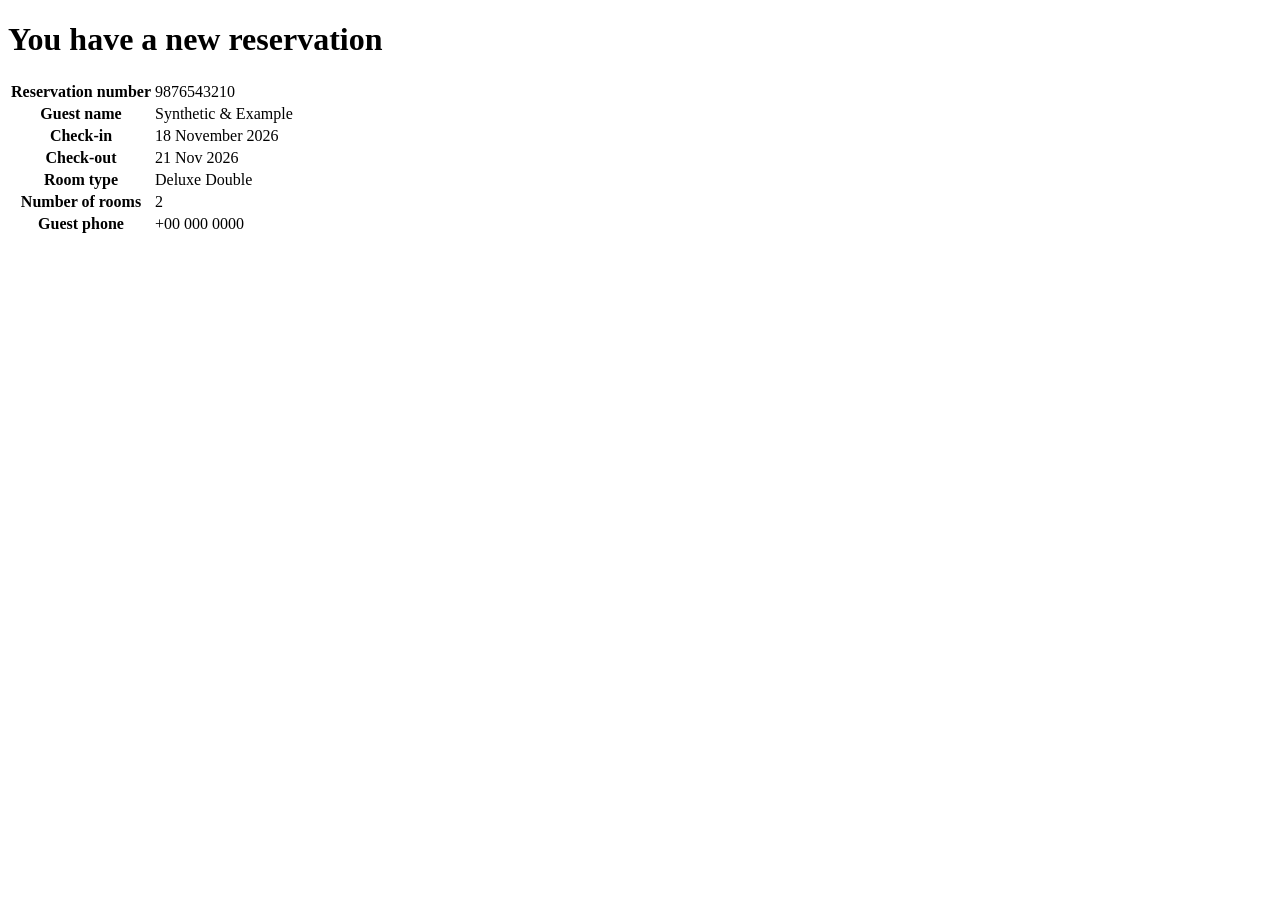
<file: src/test/resources/booking-emails/new-booking.html>
<!doctype html><html><head><style>body { color: black; }</style></head><body>
<h1>You have a new reservation</h1>
<table>
<tr><th>Reservation number</th><td>9876543210</td></tr>
<tr><th>Guest name</th><td>Synthetic &amp; Example</td></tr>
<tr><th>Check-in</th><td>18&nbsp;November 2026</td></tr>
<tr><th>Check-out</th><td>21 Nov 2026</td></tr>
<tr><th>Room type</th><td>Deluxe Double</td></tr>
<tr><th>Number of rooms</th><td>2</td></tr>
<tr><th>Guest phone</th><td>+00 000 0000</td></tr>
</table></body></html>
</file>
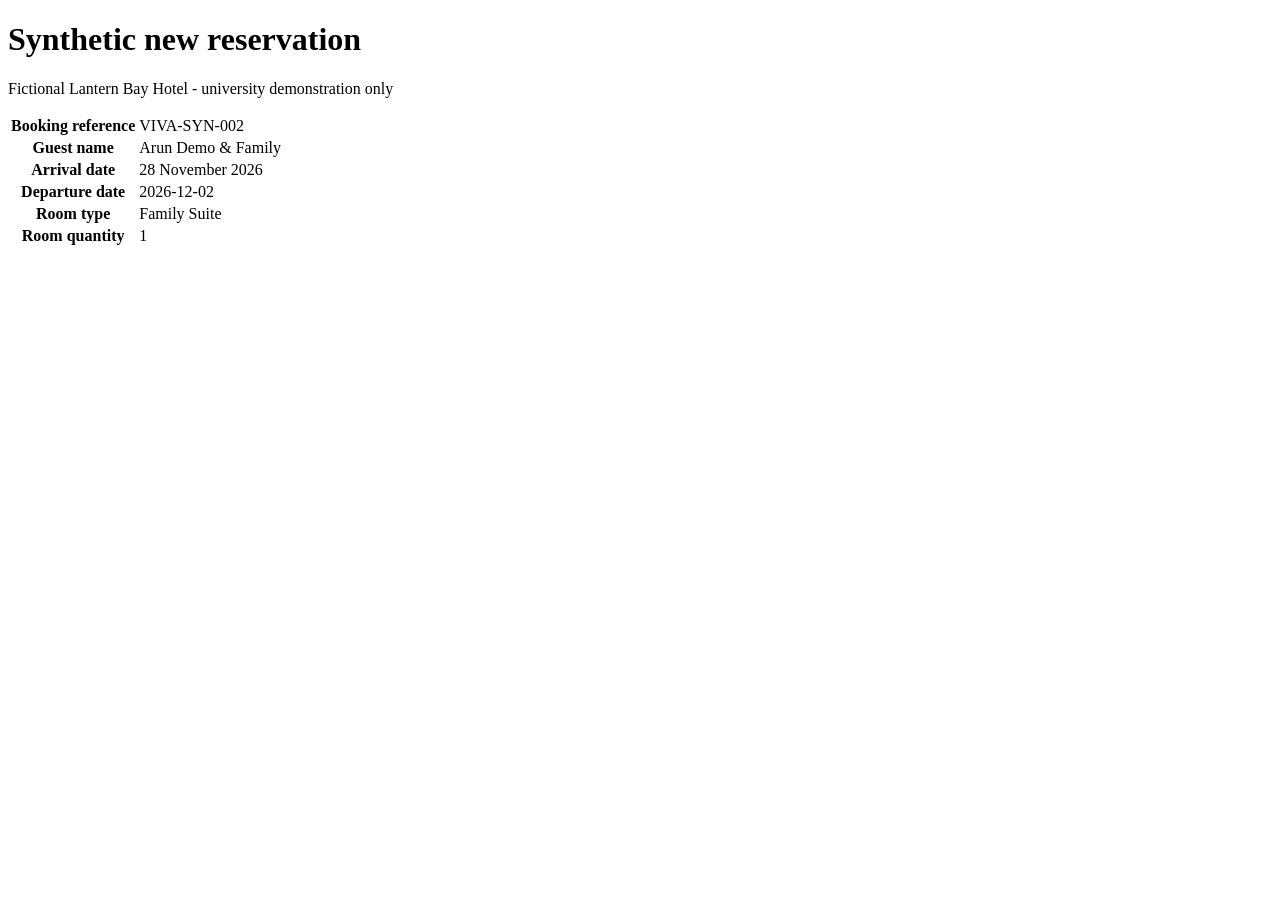
<file: src/test/resources/booking-emails/viva/family.html>
<!doctype html><html><body><h1>Synthetic new reservation</h1>
<p>Fictional Lantern Bay Hotel - university demonstration only</p><table>
<tr><th>Booking reference</th><td>VIVA-SYN-002</td></tr>
<tr><th>Guest name</th><td>Arun Demo &amp; Family</td></tr>
<tr><th>Arrival date</th><td>28&nbsp;November 2026</td></tr>
<tr><th>Departure date</th><td>2026-12-02</td></tr>
<tr><th>Room type</th><td>Family Suite</td></tr>
<tr><th>Room quantity</th><td>1</td></tr>
</table></body></html>
</file>
<file: frontend/css/style.css>
/**
 * RoomBookingApp - Single Page Application Stylesheet
 * Modern hospitality executive dashboard theme.
 */

/* ==========================================================================
   1. CSS Variables & Theme Tokens
   ========================================================================== */
:root {
  /* Brand & Primary Colors */
  --color-primary: #1e3a8a;          /* Deep Luxury Blue */
  --color-primary-light: #2563eb;    /* Royal Blue */
  --color-primary-hover: #1d4ed8;
  --color-primary-subtle: #eff6ff;   /* Soft blue tint */
  --color-primary-50: #f0f7ff;
  
  /* Neutral Palette */
  --color-bg: #f8fafc;              /* Slate 50 canvas */
  --color-surface: #ffffff;         /* Pure white surface */
  --color-surface-alt: #f1f5f9;     /* Slate 100 secondary */
  --color-border: #e2e8f0;          /* Slate 200 borders */
  --color-border-subtle: #cbd5e1;
  
  /* Sidebar Palette */
  --color-sidebar-bg: #0f172a;      /* Slate 900 Dark Luxury */
  --color-sidebar-surface: #1e293b; /* Slate 800 */
  --color-sidebar-hover: #334155;
  --color-sidebar-text: #cbd5e1;
  --color-sidebar-text-muted: #94a3b8;
  --color-sidebar-active: #3b82f6;

  /* Typography Colors */
  --color-text-main: #0f172a;       /* Slate 900 */
  --color-text-secondary: #475569;  /* Slate 600 */
  --color-text-muted: #64748b;      /* Slate 500 */
  --color-text-light: #ffffff;

  /* ==========================================================================
     Semantic Status Badge Variables (Exact SQL status matching)
     AVAILABLE, PENDING, ACTIVE, BOOKED, CLOSED, FAILED
     (+ ACCEPTED, DENIED, FINISHED, CANCELED)
     ========================================================================== */
  /* AVAILABLE - Vibrant Emerald Green */
  --status-available-bg: #ecfdf5;
  --status-available-text: #065f46;
  --status-available-border: #a7f3d0;
  --status-available-dot: #10b981;

  /* PENDING - Warm Amber/Orange */
  --status-pending-bg: #fffbeb;
  --status-pending-text: #92400e;
  --status-pending-border: #fde68a;
  --status-pending-dot: #f59e0b;

  /* ACTIVE - Fresh Royal Blue */
  --status-active-bg: #eff6ff;
  --status-active-text: #1e40af;
  --status-active-border: #bfdbfe;
  --status-active-dot: #3b82f6;

  /* BOOKED - Elegant Indigo / Purple */
  --status-booked-bg: #f5f3ff;
  --status-booked-text: #5b21b6;
  --status-booked-border: #ddd6fe;
  --status-booked-dot: #8b5cf6;

  /* CLOSED - Muted Slate / Dark Gray */
  --status-closed-bg: #f1f5f9;
  --status-closed-text: #475569;
  --status-closed-border: #cbd5e1;
  --status-closed-dot: #64748b;

  /* FAILED / DENIED - Rose Red */
  --status-failed-bg: #fef2f2;
  --status-failed-text: #991b1b;
  --status-failed-border: #fecaca;
  --status-failed-dot: #ef4444;

  /* Measuring Method Badges */
  --method-count-bg: #f0fdf4;
  --method-count-text: #166534;
  --method-count-border: #bbf7d0;

  --method-continuous-bg: #faf5ff;
  --method-continuous-text: #6b21a8;
  --method-continuous-border: #e9d5ff;

  /* Layout Dimensions */
  --topbar-height: 64px;
  --sidebar-width: 260px;
  --sidebar-collapsed-width: 72px;

  /* Shadows */
  --shadow-xs: 0 1px 2px 0 rgba(0, 0, 0, 0.05);
  --shadow-sm: 0 1px 3px 0 rgba(0, 0, 0, 0.08), 0 1px 2px -1px rgba(0, 0, 0, 0.06);
  --shadow-md: 0 4px 6px -1px rgba(0, 0, 0, 0.08), 0 2px 4px -2px rgba(0, 0, 0, 0.06);
  --shadow-lg: 0 10px 15px -3px rgba(0, 0, 0, 0.08), 0 4px 6px -4px rgba(0, 0, 0, 0.04);
  --shadow-modal: 0 20px 25px -5px rgba(0, 0, 0, 0.15), 0 8px 10px -6px rgba(0, 0, 0, 0.1);

  /* Border Radii */
  --radius-sm: 6px;
  --radius-md: 8px;
  --radius-lg: 12px;
  --radius-xl: 16px;
  --radius-full: 9999px;

  /* Transitions */
  --transition-fast: 150ms cubic-bezier(0.4, 0, 0.2, 1);
  --transition-normal: 200ms cubic-bezier(0.4, 0, 0.2, 1);
}

/* ==========================================================================
   2. Reset & Base Styles
   ========================================================================== */
*, *::before, *::after {
  box-sizing: border-box;
  margin: 0;
  padding: 0;
}

html, body {
  height: 100%;
  font-family: 'Inter', -apple-system, BlinkMacSystemFont, 'Segoe UI', Roboto, Helvetica, Arial, sans-serif;
  background-color: var(--color-bg);
  color: var(--color-text-main);
  line-height: 1.5;
  -webkit-font-smoothing: antialiased;
  -moz-osx-font-smoothing: grayscale;
}

button, input, select, textarea {
  font-family: inherit;
  font-size: inherit;
  color: inherit;
}

a {
  color: inherit;
  text-decoration: none;
}

ul, ol {
  list-style: none;
}

.hidden {
  display: none !important;
}

/* ==========================================================================
   3. Semantic Status Badges
   ========================================================================== */
.badge {
  display: inline-flex;
  align-items: center;
  gap: 6px;
  padding: 3px 9px;
  border-radius: var(--radius-full);
  font-size: 0.72rem;
  font-weight: 600;
  letter-spacing: 0.025em;
  text-transform: uppercase;
  border: 1px solid transparent;
  white-space: nowrap;
  line-height: 1.2;
}

.badge::before {
  content: '';
  display: inline-block;
  width: 6px;
  height: 6px;
  border-radius: 50%;
  flex-shrink: 0;
}

/* AVAILABLE */
.badge-available {
  background-color: var(--status-available-bg);
  color: var(--status-available-text);
  border-color: var(--status-available-border);
}
.badge-available::before { background-color: var(--status-available-dot); }

/* PENDING */
.badge-pending {
  background-color: var(--status-pending-bg);
  color: var(--status-pending-text);
  border-color: var(--status-pending-border);
}
.badge-pending::before { background-color: var(--status-pending-dot); }

/* ACTIVE */
.badge-active {
  background-color: var(--status-active-bg);
  color: var(--status-active-text);
  border-color: var(--status-active-border);
}
.badge-active::before { background-color: var(--status-active-dot); }

/* BOOKED */
.badge-booked {
  background-color: var(--status-booked-bg);
  color: var(--status-booked-text);
  border-color: var(--status-booked-border);
}
.badge-booked::before { background-color: var(--status-booked-dot); }

/* CLOSED */
.badge-closed {
  background-color: var(--status-closed-bg);
  color: var(--status-closed-text);
  border-color: var(--status-closed-border);
}
.badge-closed::before { background-color: var(--status-closed-dot); }

/* FAILED & DENIED */
.badge-failed, .badge-denied {
  background-color: var(--status-failed-bg);
  color: var(--status-failed-text);
  border-color: var(--status-failed-border);
}
.badge-failed::before, .badge-denied::before { background-color: var(--status-failed-dot); }

/* ACCEPTED */
.badge-accepted {
  background-color: #ecfdf5;
  color: #047857;
  border-color: #a7f3d0;
}
.badge-accepted::before { background-color: #10b981; }

/* FINISHED */
.badge-finished {
  background-color: #f1f5f9;
  color: #334155;
  border-color: #cbd5e1;
}
.badge-finished::before { background-color: #64748b; }

/* CANCELED */
.badge-canceled {
  background-color: #f3f4f6;
  color: #6b7280;
  border-color: #e5e7eb;
}
.badge-canceled::before { background-color: #9ca3af; }

/* Measuring Method Badges */
.badge-count {
  background-color: var(--method-count-bg);
  color: var(--method-count-text);
  border-color: var(--method-count-border);
  font-size: 0.68rem;
  padding: 2px 7px;
}
.badge-count::before { display: none; }

.badge-continuous {
  background-color: var(--method-continuous-bg);
  color: var(--method-continuous-text);
  border-color: var(--method-continuous-border);
  font-size: 0.68rem;
  padding: 2px 7px;
}
.badge-continuous::before { display: none; }

/* ==========================================================================
   4. Login Screen
   ========================================================================== */
.login-screen {
  min-height: 100vh;
  display: flex;
  align-items: center;
  justify-content: center;
  background: linear-gradient(135deg, #0f172a 0%, #1e3a8a 100%);
  padding: 1.5rem;
  position: relative;
  overflow: hidden;
}

.login-screen::before {
  content: '';
  position: absolute;
  top: -20%;
  right: -10%;
  width: 600px;
  height: 600px;
  background: radial-gradient(circle, rgba(59, 130, 246, 0.15) 0%, rgba(0, 0, 0, 0) 70%);
  border-radius: 50%;
  pointer-events: none;
}

.login-card {
  width: 100%;
  max-width: 440px;
  background: var(--color-surface);
  border-radius: var(--radius-xl);
  box-shadow: var(--shadow-modal);
  padding: 2.5rem;
  position: relative;
  z-index: 10;
  border: 1px solid rgba(255, 255, 255, 0.15);
}

.login-brand {
  text-align: center;
  margin-bottom: 2rem;
}

.brand-icon-wrapper {
  display: inline-flex;
  align-items: center;
  justify-content: center;
  width: 56px;
  height: 56px;
  border-radius: var(--radius-lg);
  background: linear-gradient(135deg, var(--color-primary) 0%, var(--color-primary-light) 100%);
  color: #fff;
  margin-bottom: 1rem;
  box-shadow: 0 4px 12px rgba(37, 99, 235, 0.35);
}

.login-brand h1 {
  font-size: 1.5rem;
  font-weight: 700;
  color: var(--color-text-main);
  margin-bottom: 0.25rem;
}

.login-brand p {
  font-size: 0.875rem;
  color: var(--color-text-muted);
}

.login-form .form-group {
  margin-bottom: 1.25rem;
}

.form-label {
  display: block;
  font-size: 0.825rem;
  font-weight: 600;
  color: var(--color-text-secondary);
  margin-bottom: 0.4rem;
}

.input-with-icon {
  position: relative;
  display: flex;
  align-items: center;
}

.input-with-icon .input-icon {
  position: absolute;
  left: 12px;
  color: var(--color-text-muted);
  pointer-events: none;
  display: flex;
  align-items: center;
}

.input-with-icon input {
  padding-left: 40px;
}

.form-control {
  width: 100%;
  padding: 0.65rem 0.85rem;
  border: 1px solid var(--color-border);
  border-radius: var(--radius-md);
  font-size: 0.9rem;
  background-color: #fff;
  transition: border-color var(--transition-fast), box-shadow var(--transition-fast);
}

.form-control:focus {
  outline: none;
  border-color: var(--color-primary-light);
  box-shadow: 0 0 0 3px rgba(37, 99, 235, 0.15);
}

.btn {
  display: inline-flex;
  align-items: center;
  justify-content: center;
  gap: 8px;
  padding: 0.65rem 1.25rem;
  font-size: 0.875rem;
  font-weight: 600;
  border-radius: var(--radius-md);
  border: 1px solid transparent;
  cursor: pointer;
  transition: all var(--transition-fast);
}

.btn-primary {
  background: linear-gradient(135deg, var(--color-primary) 0%, var(--color-primary-light) 100%);
  color: #ffffff;
  box-shadow: 0 2px 4px rgba(37, 99, 235, 0.2);
}

.btn-primary:hover {
  background: linear-gradient(135deg, var(--color-primary-hover) 0%, var(--color-primary) 100%);
  box-shadow: 0 4px 8px rgba(37, 99, 235, 0.3);
}

.btn-primary:active {
  transform: translateY(1px);
}

.btn-block {
  width: 100%;
}

.btn-outline {
  background: transparent;
  border-color: var(--color-border);
  color: var(--color-text-secondary);
}

.btn-outline:hover {
  background: var(--color-surface-alt);
  color: var(--color-text-main);
}

.btn-sm {
  padding: 0.4rem 0.75rem;
  font-size: 0.8rem;
  border-radius: var(--radius-sm);
}

.login-hint {
  margin-top: 1.5rem;
  padding: 0.85rem;
  background-color: var(--color-surface-alt);
  border-radius: var(--radius-md);
  border: 1px dashed var(--color-border-subtle);
  font-size: 0.775rem;
  color: var(--color-text-secondary);
}

.login-hint code {
  background-color: #ffffff;
  padding: 1px 5px;
  border-radius: 4px;
  font-weight: 600;
  color: var(--color-primary);
  border: 1px solid var(--color-border);
}

.login-error {
  margin-bottom: 1rem;
  padding: 0.75rem;
  border-radius: var(--radius-md);
  background-color: var(--status-failed-bg);
  border: 1px solid var(--status-failed-border);
  color: var(--status-failed-text);
  font-size: 0.825rem;
  display: flex;
  align-items: center;
  gap: 8px;
}

/* ==========================================================================
   5. App Shell Structure
   ========================================================================== */
.app-shell {
  display: flex;
  flex-direction: column;
  height: 100vh;
  overflow: hidden;
}

/* ==========================================================================
   6. Top Bar
   ========================================================================== */
.top-bar {
  height: var(--topbar-height);
  background-color: var(--color-surface);
  border-bottom: 1px solid var(--color-border);
  display: flex;
  align-items: center;
  justify-content: space-between;
  padding: 0 1.5rem;
  z-index: 50;
  box-shadow: var(--shadow-xs);
  flex-shrink: 0;
}

.top-bar-left {
  display: flex;
  align-items: center;
  gap: 1.25rem;
}

.top-brand {
  display: flex;
  align-items: center;
  gap: 10px;
  font-weight: 700;
  font-size: 1.15rem;
  color: var(--color-primary);
  letter-spacing: -0.01em;
}

.top-brand-icon {
  width: 34px;
  height: 34px;
  background: linear-gradient(135deg, var(--color-primary) 0%, var(--color-primary-light) 100%);
  color: #ffffff;
  border-radius: var(--radius-md);
  display: flex;
  align-items: center;
  justify-content: center;
}

.hotel-badge {
  font-size: 0.7rem;
  font-weight: 600;
  background-color: var(--color-primary-subtle);
  color: var(--color-primary);
  padding: 2px 8px;
  border-radius: var(--radius-full);
  border: 1px solid #bfdbfe;
}

.top-bar-right {
  display: flex;
  align-items: center;
  gap: 1rem;
}

/* Pending Requests Badge in Top Bar */
.pending-alert-btn {
  display: flex;
  align-items: center;
  gap: 8px;
  background-color: var(--status-pending-bg);
  border: 1px solid var(--status-pending-border);
  color: var(--status-pending-text);
  padding: 6px 12px;
  border-radius: var(--radius-full);
  font-size: 0.8rem;
  font-weight: 600;
  cursor: pointer;
  transition: all var(--transition-fast);
}

.pending-alert-btn:hover {
  background-color: #fef3c7;
  transform: translateY(-1px);
}

.count-badge-pill {
  display: inline-flex;
  align-items: center;
  justify-content: center;
  min-width: 20px;
  height: 20px;
  padding: 0 6px;
  background-color: var(--status-pending-dot);
  color: #ffffff;
  border-radius: var(--radius-full);
  font-size: 0.75rem;
  font-weight: 700;
}

/* Logged In Owner Profile in Top Bar */
.owner-profile {
  display: flex;
  align-items: center;
  gap: 10px;
  padding-left: 0.75rem;
  border-left: 1px solid var(--color-border);
}

.owner-avatar {
  width: 36px;
  height: 36px;
  border-radius: 50%;
  background: linear-gradient(135deg, #3b82f6 0%, #1e3a8a 100%);
  color: #ffffff;
  font-weight: 700;
  font-size: 0.85rem;
  display: flex;
  align-items: center;
  justify-content: center;
  box-shadow: 0 2px 4px rgba(0, 0, 0, 0.1);
}

.owner-details {
  display: flex;
  flex-direction: column;
}

.owner-name {
  font-size: 0.875rem;
  font-weight: 600;
  color: var(--color-text-main);
  line-height: 1.2;
}

.owner-role {
  font-size: 0.725rem;
  color: var(--color-text-muted);
}

.btn-logout {
  background: transparent;
  border: none;
  color: var(--color-text-muted);
  cursor: pointer;
  padding: 6px;
  border-radius: var(--radius-md);
  display: flex;
  align-items: center;
  justify-content: center;
  transition: all var(--transition-fast);
}

.btn-logout:hover {
  background-color: var(--status-failed-bg);
  color: var(--status-failed-text);
}

/* ==========================================================================
   7. Shell Body & Left Sidebar
   ========================================================================== */
.shell-body {
  display: flex;
  flex: 1;
  overflow: hidden;
}

.sidebar {
  width: var(--sidebar-width);
  background-color: var(--color-sidebar-bg);
  color: var(--color-sidebar-text);
  display: flex;
  flex-direction: column;
  justify-content: space-between;
  flex-shrink: 0;
  border-right: 1px solid rgba(255, 255, 255, 0.05);
}

.sidebar-nav {
  padding: 1.25rem 0.75rem;
  display: flex;
  flex-direction: column;
  gap: 4px;
}

.sidebar-section-title {
  font-size: 0.68rem;
  text-transform: uppercase;
  font-weight: 700;
  letter-spacing: 0.08em;
  color: var(--color-sidebar-text-muted);
  padding: 0.5rem 0.75rem;
  margin-top: 0.5rem;
}

.nav-item {
  display: flex;
  align-items: center;
  justify-content: space-between;
  padding: 0.75rem 0.85rem;
  border-radius: var(--radius-md);
  font-size: 0.875rem;
  font-weight: 500;
  color: var(--color-sidebar-text);
  transition: all var(--transition-fast);
  cursor: pointer;
}

.nav-item-content {
  display: flex;
  align-items: center;
  gap: 12px;
}

.nav-item svg {
  color: var(--color-sidebar-text-muted);
  transition: color var(--transition-fast);
  flex-shrink: 0;
}

.nav-item:hover {
  background-color: var(--color-sidebar-hover);
  color: #ffffff;
}

.nav-item:hover svg {
  color: #ffffff;
}

.nav-item.active {
  background-color: var(--color-primary);
  color: #ffffff;
  font-weight: 600;
  box-shadow: 0 4px 12px rgba(30, 58, 138, 0.4);
}

.nav-item.active svg {
  color: #ffffff;
}

.nav-badge {
  background-color: #f59e0b;
  color: #ffffff;
  font-size: 0.7rem;
  font-weight: 700;
  padding: 2px 7px;
  border-radius: var(--radius-full);
}

.sidebar-footer {
  padding: 1rem 0.85rem;
  border-top: 1px solid rgba(255, 255, 255, 0.08);
  display: flex;
  flex-direction: column;
  gap: 8px;
}

.btn-sidebar-reset {
  width: 100%;
  display: flex;
  align-items: center;
  justify-content: center;
  gap: 8px;
  padding: 0.55rem;
  background-color: var(--color-sidebar-surface);
  color: var(--color-sidebar-text);
  border: 1px solid rgba(255, 255, 255, 0.1);
  border-radius: var(--radius-md);
  font-size: 0.78rem;
  cursor: pointer;
  transition: all var(--transition-fast);
}

.btn-sidebar-reset:hover {
  background-color: var(--color-sidebar-hover);
  color: #ffffff;
}

.system-status-indicator {
  display: flex;
  align-items: center;
  gap: 8px;
  font-size: 0.72rem;
  color: var(--color-sidebar-text-muted);
  padding: 0.25rem 0.5rem;
}

.status-dot {
  width: 8px;
  height: 8px;
  background-color: #10b981;
  border-radius: 50%;
  box-shadow: 0 0 6px rgba(16, 185, 129, 0.6);
}

/* ==========================================================================
   8. Main Content & Views
   ========================================================================== */
.main-content {
  flex: 1;
  overflow-y: auto;
  padding: 2rem;
  background-color: var(--color-bg);
}

.view-panel {
  display: none;
  animation: fadeIn 180ms ease-out forwards;
}

.view-panel.active {
  display: block;
}

@keyframes fadeIn {
  from { opacity: 0; transform: translateY(4px); }
  to { opacity: 1; transform: translateY(0); }
}

.view-header {
  display: flex;
  align-items: flex-start;
  justify-content: space-between;
  margin-bottom: 1.75rem;
  gap: 1rem;
}

.view-header h2 {
  font-size: 1.6rem;
  font-weight: 700;
  color: var(--color-text-main);
  letter-spacing: -0.02em;
}

.view-header p {
  font-size: 0.875rem;
  color: var(--color-text-muted);
  margin-top: 0.25rem;
}

.header-actions {
  display: flex;
  align-items: center;
  gap: 10px;
}

/* ==========================================================================
   9. Stat Cards Row
   ========================================================================== */
.stats-grid {
  display: grid;
  grid-template-columns: repeat(auto-fit, minmax(220px, 1fr));
  gap: 1.25rem;
  margin-bottom: 2rem;
}

.stat-card {
  background: var(--color-surface);
  border-radius: var(--radius-lg);
  padding: 1.25rem;
  border: 1px solid var(--color-border);
  box-shadow: var(--shadow-sm);
  display: flex;
  align-items: center;
  gap: 1rem;
}

.stat-icon {
  width: 48px;
  height: 48px;
  border-radius: var(--radius-md);
  display: flex;
  align-items: center;
  justify-content: center;
  flex-shrink: 0;
}

.stat-icon.primary { background-color: #eff6ff; color: #2563eb; }
.stat-icon.warning { background-color: #fffbeb; color: #d97706; }
.stat-icon.success { background-color: #ecfdf5; color: #059669; }
.stat-icon.purple  { background-color: #faf5ff; color: #7c3aed; }

.stat-info .stat-label {
  font-size: 0.775rem;
  font-weight: 600;
  text-transform: uppercase;
  letter-spacing: 0.04em;
  color: var(--color-text-muted);
}

.stat-info .stat-value {
  font-size: 1.5rem;
  font-weight: 700;
  color: var(--color-text-main);
  line-height: 1.2;
  margin-top: 0.15rem;
}

/* ==========================================================================
   10. Filters & Controls Bar
   ========================================================================== */
.filter-bar {
  display: flex;
  align-items: center;
  justify-content: space-between;
  gap: 1rem;
  margin-bottom: 1.25rem;
  flex-wrap: wrap;
}

.filter-pills {
  display: flex;
  align-items: center;
  gap: 6px;
  background-color: var(--color-surface);
  padding: 4px;
  border-radius: var(--radius-md);
  border: 1px solid var(--color-border);
}

.filter-pill {
  padding: 6px 12px;
  border-radius: var(--radius-sm);
  font-size: 0.8rem;
  font-weight: 600;
  color: var(--color-text-secondary);
  border: none;
  background: transparent;
  cursor: pointer;
  transition: all var(--transition-fast);
}

.filter-pill:hover {
  color: var(--color-text-main);
}

.filter-pill.active {
  background-color: var(--color-primary);
  color: #ffffff;
}

.search-input-box {
  display: flex;
  align-items: center;
  background: var(--color-surface);
  border: 1px solid var(--color-border);
  border-radius: var(--radius-md);
  padding: 0 10px;
  width: 260px;
}

.search-input-box svg {
  color: var(--color-text-muted);
  margin-right: 8px;
}

.search-input-box input {
  border: none;
  outline: none;
  padding: 0.55rem 0;
  font-size: 0.85rem;
  width: 100%;
  background: transparent;
}

/* ==========================================================================
   11. Data Tables & Cards
   ========================================================================== */
.card-table {
  background: var(--color-surface);
  border-radius: var(--radius-lg);
  border: 1px solid var(--color-border);
  box-shadow: var(--shadow-sm);
  overflow: hidden;
}

.table-responsive {
  width: 100%;
  overflow-x: auto;
}

table.data-table {
  width: 100%;
  border-collapse: collapse;
  text-align: left;
}

table.data-table th {
  background-color: var(--color-surface-alt);
  padding: 0.85rem 1.25rem;
  font-size: 0.75rem;
  font-weight: 700;
  text-transform: uppercase;
  letter-spacing: 0.05em;
  color: var(--color-text-muted);
  border-bottom: 1px solid var(--color-border);
}

table.data-table td {
  padding: 1rem 1.25rem;
  font-size: 0.875rem;
  border-bottom: 1px solid var(--color-border);
  color: var(--color-text-main);
  vertical-align: middle;
}

table.data-table tbody tr:hover {
  background-color: #fafbfc;
}

table.data-table tbody tr:last-child td {
  border-bottom: none;
}

.special-request-chip {
  display: inline-block;
  background: #fef3c7;
  color: #92400e;
  padding: 4px 8px;
  border-radius: var(--radius-sm);
  font-size: 0.775rem;
  max-width: 260px;
  white-space: nowrap;
  overflow: hidden;
  text-overflow: ellipsis;
  border: 1px solid #fde68a;
}

/* Room Cards Grid for #rooms view */
.room-grid {
  display: grid;
  grid-template-columns: repeat(auto-fill, minmax(280px, 1fr));
  gap: 1.25rem;
}

.room-card {
  background: var(--color-surface);
  border-radius: var(--radius-lg);
  border: 1px solid var(--color-border);
  padding: 1.25rem;
  box-shadow: var(--shadow-sm);
  display: flex;
  flex-direction: column;
  justify-content: space-between;
  transition: transform var(--transition-fast), box-shadow var(--transition-fast);
}

.room-card:hover {
  transform: translateY(-2px);
  box-shadow: var(--shadow-md);
}

/* Color-coded room cards (AVAILABLE green, BOOKED blue, CLOSED red) */
.room-card.status-available {
  border-left: 5px solid #10b981;
  background: linear-gradient(to right, rgba(16, 185, 129, 0.03) 0%, var(--color-surface) 100%);
}

.room-card.status-booked {
  border-left: 5px solid #3b82f6;
  background: linear-gradient(to right, rgba(59, 130, 246, 0.03) 0%, var(--color-surface) 100%);
}

.room-card.status-closed {
  border-left: 5px solid #ef4444;
  background: #fef2f2;
  opacity: 0.92;
}

/* Kitchen Meal Summary Panel */
.kitchen-summary-card {
  background: var(--color-surface);
  border: 1px solid var(--color-border);
  border-radius: var(--radius-lg);
  padding: 1.25rem 1.5rem;
  margin-bottom: 1.5rem;
  box-shadow: var(--shadow-sm);
}

.kitchen-summary-header {
  display: flex;
  align-items: center;
  justify-content: space-between;
  margin-bottom: 1rem;
}

.kitchen-grid {
  display: grid;
  grid-template-columns: repeat(auto-fit, minmax(200px, 1fr));
  gap: 1rem;
}

.kitchen-stat-box {
  background: var(--color-surface-alt);
  border: 1px solid var(--color-border);
  border-radius: var(--radius-md);
  padding: 1rem 1.15rem;
  display: flex;
  flex-direction: column;
  gap: 4px;
  position: relative;
  overflow: hidden;
}

.kitchen-stat-box::before {
  content: '';
  position: absolute;
  top: 0;
  left: 0;
  right: 0;
  height: 3px;
}

.kitchen-stat-box.box-ro::before { background: #64748b; }
.kitchen-stat-box.box-bb::before { background: #10b981; }
.kitchen-stat-box.box-hb::before { background: #3b82f6; }
.kitchen-stat-box.box-fb::before { background: #f59e0b; }

.kitchen-stat-box .meal-top {
  display: flex;
  align-items: center;
  justify-content: space-between;
}

.kitchen-stat-box .meal-name {
  font-weight: 700;
  font-size: 0.92rem;
  color: var(--color-text-main);
  margin-top: 4px;
}

.kitchen-stat-box .meal-count {
  font-size: 1.85rem;
  font-weight: 800;
  color: var(--color-primary);
  line-height: 1.1;
  margin: 6px 0 2px 0;
}

.kitchen-stat-box small {
  color: var(--color-text-muted);
  font-size: 0.75rem;
}

/* Active Status Toggle Button for Inventory */
.toggle-switch-btn {
  display: inline-flex;
  align-items: center;
  gap: 6px;
  cursor: pointer;
  padding: 5px 10px;
  border-radius: var(--radius-full);
  font-size: 0.775rem;
  font-weight: 600;
  transition: all var(--transition-fast);
  border: 1px solid var(--color-border);
  background: var(--color-surface);
}

.toggle-switch-btn.active {
  background: #ecfdf5;
  border-color: #a7f3d0;
  color: #065f46;
}

.toggle-switch-btn.active:hover {
  background: #d1fae5;
}

.toggle-switch-btn.inactive {
  background: #f3f4f6;
  border-color: #e5e7eb;
  color: #6b7280;
}

.toggle-switch-btn.inactive:hover {
  background: #e5e7eb;
}

.toggle-dot {
  width: 8px;
  height: 8px;
  border-radius: 50%;
  display: inline-block;
}

.toggle-dot.active {
  background: #10b981;
}

.toggle-dot.inactive {
  background: #9ca3af;
}

/* One-Click Copy Telegram Link Button */
.btn-copy-telegram {
  display: inline-flex;
  align-items: center;
  gap: 5px;
  padding: 4px 9px;
  font-size: 0.775rem;
  border-radius: var(--radius-sm);
  background: #eff6ff;
  border: 1px solid #bfdbfe;
  color: #1e40af;
  cursor: pointer;
  font-weight: 600;
  transition: all var(--transition-fast);
  white-space: nowrap;
}

.btn-copy-telegram:hover {
  background: #dbeafe;
  border-color: #93c5fd;
}

.btn-copy-telegram:active {
  transform: scale(0.97);
}

/* Visually Hidden Helper for Accessible Labels */
.visually-hidden {
  position: absolute;
  width: 1px;
  height: 1px;
  padding: 0;
  margin: -1px;
  overflow: hidden;
  clip: rect(0, 0, 0, 0);
  white-space: nowrap;
  border: 0;
}

.room-card-header {
  display: flex;
  align-items: center;
  justify-content: space-between;
  margin-bottom: 0.75rem;
}

.room-number-lg {
  font-size: 1.4rem;
  font-weight: 800;
  color: var(--color-text-main);
}

.room-type-text {
  font-size: 0.85rem;
  color: var(--color-text-secondary);
  font-weight: 500;
  margin-bottom: 1rem;
}

.room-card-footer {
  display: flex;
  align-items: center;
  justify-content: space-between;
  padding-top: 0.75rem;
  border-top: 1px solid var(--color-border);
}

.room-price-val {
  font-size: 1.1rem;
  font-weight: 700;
  color: var(--color-primary);
}

/* Special Request Box for #requests view */
.special-request-box {
  background-color: #fffbeb;
  border: 1px solid #fde68a;
  border-left: 3px solid #f59e0b;
  padding: 6px 10px;
  border-radius: var(--radius-sm);
  font-size: 0.775rem;
  color: #92400e;
  line-height: 1.35;
  max-width: 280px;
}

.special-req-tag {
  display: block;
  font-weight: 700;
  text-transform: uppercase;
  font-size: 0.65rem;
  letter-spacing: 0.05em;
  color: #b45309;
  margin-bottom: 2px;
}

.special-request-empty {
  color: var(--color-text-muted);
  font-size: 0.75rem;
  font-style: italic;
}

/* ==========================================================================
   Slide-Over Guest Folio Drawer
   ========================================================================== */
.drawer-overlay {
  position: fixed;
  inset: 0;
  background-color: rgba(15, 23, 42, 0.6);
  backdrop-filter: blur(4px);
  z-index: 1050;
  display: flex;
  justify-content: flex-end;
  animation: fadeIn 180ms ease-out forwards;
}

.drawer-panel {
  width: 100%;
  max-width: 600px;
  height: 100%;
  background: var(--color-surface);
  box-shadow: -10px 0 30px rgba(0, 0, 0, 0.25);
  display: flex;
  flex-direction: column;
  overflow: hidden;
  animation: slideInDrawer 220ms cubic-bezier(0.16, 1, 0.3, 1) forwards;
}

@keyframes slideInDrawer {
  from { transform: translateX(100%); }
  to { transform: translateX(0); }
}

.drawer-header {
  padding: 1.25rem 1.5rem;
  border-bottom: 1px solid var(--color-border);
  display: flex;
  align-items: flex-start;
  justify-content: space-between;
  background: var(--color-surface-alt);
  flex-shrink: 0;
}

.drawer-subtitle {
  font-size: 0.8rem;
  color: var(--color-text-muted);
  margin-top: 3px;
}

.drawer-body {
  flex: 1;
  overflow-y: auto;
  padding: 1.5rem;
  display: flex;
  flex-direction: column;
  gap: 1.5rem;
  background: #ffffff;
}

/* Folio Sections */
.folio-section {
  border: 1px solid var(--color-border);
  border-radius: var(--radius-lg);
  padding: 1.15rem;
  background: var(--color-surface);
}

.folio-section-title {
  font-size: 0.85rem;
  font-weight: 700;
  text-transform: uppercase;
  letter-spacing: 0.05em;
  color: var(--color-text-secondary);
  display: flex;
  align-items: center;
  justify-content: space-between;
  margin-bottom: 0.85rem;
}

/* Folio Live Math Balance Card */
.folio-math-card {
  background: linear-gradient(135deg, #1e293b 0%, #0f172a 100%);
  color: #ffffff;
  border-radius: var(--radius-lg);
  padding: 1.25rem;
  box-shadow: var(--shadow-md);
  border: 1px solid rgba(255, 255, 255, 0.1);
}

.folio-math-formula {
  font-size: 0.75rem;
  text-transform: uppercase;
  letter-spacing: 0.06em;
  color: #94a3b8;
  margin-bottom: 0.6rem;
}

.folio-math-breakdown {
  display: grid;
  grid-template-columns: 1fr auto 1fr auto 1fr;
  align-items: center;
  gap: 8px;
  text-align: center;
  padding-bottom: 0.85rem;
  margin-bottom: 0.85rem;
  border-bottom: 1px solid rgba(255, 255, 255, 0.15);
}

.folio-math-col .math-label {
  font-size: 0.7rem;
  color: #cbd5e1;
}

.folio-math-col .math-val {
  font-size: 1.05rem;
  font-weight: 700;
  margin-top: 2px;
}

.folio-math-op {
  font-size: 1.2rem;
  font-weight: 700;
  color: #94a3b8;
}

.folio-math-total {
  display: flex;
  align-items: center;
  justify-content: space-between;
}

.folio-math-total .due-label {
  font-size: 0.95rem;
  font-weight: 600;
}

.folio-math-total .due-amount {
  font-size: 1.6rem;
  font-weight: 800;
  letter-spacing: -0.02em;
}

.due-positive {
  color: #f87171;
}

.due-settled {
  color: #34d399;
}

/* Mini Item & Payment Tables inside Folio */
.mini-table {
  width: 100%;
  border-collapse: collapse;
  font-size: 0.825rem;
}

.mini-table th {
  background: var(--color-surface-alt);
  padding: 6px 10px;
  font-size: 0.7rem;
  text-transform: uppercase;
  color: var(--color-text-muted);
  font-weight: 700;
  border-bottom: 1px solid var(--color-border);
}

.mini-table td {
  padding: 8px 10px;
  border-bottom: 1px solid var(--color-border);
  vertical-align: middle;
}

.mini-table tr:last-child td {
  border-bottom: none;
}

.mini-form-row {
  display: flex;
  gap: 8px;
  align-items: flex-end;
  margin-top: 0.85rem;
  padding-top: 0.85rem;
  border-top: 1px dashed var(--color-border);
}

.mini-form-group {
  display: flex;
  flex-direction: column;
  gap: 4px;
  flex: 1;
}

.mini-form-group label {
  font-size: 0.72rem;
  font-weight: 600;
  color: var(--color-text-muted);
}

/* Room Selection in Accept Modal */
.room-select-counter {
  display: inline-block;
  font-size: 0.78rem;
  font-weight: 700;
  padding: 2px 8px;
  border-radius: var(--radius-full);
  margin-left: 6px;
}

.room-select-counter.valid {
  background: #ecfdf5;
  color: #047857;
  border: 1px solid #a7f3d0;
}

.room-select-counter.invalid {
  background: #fffbeb;
  color: #b45309;
  border: 1px solid #fde68a;
}


/* ==========================================================================
   12. Modals & Dialogs
   ========================================================================== */
.modal-overlay {
  position: fixed;
  inset: 0;
  background-color: rgba(15, 23, 42, 0.6);
  backdrop-filter: blur(4px);
  display: flex;
  align-items: center;
  justify-content: center;
  z-index: 1000;
  padding: 1.5rem;
  animation: fadeIn 150ms ease-out forwards;
}

.modal-dialog {
  background: var(--color-surface);
  border-radius: var(--radius-xl);
  box-shadow: var(--shadow-modal);
  width: 100%;
  max-width: 520px;
  overflow: hidden;
  border: 1px solid var(--color-border);
}

.modal-header {
  display: flex;
  align-items: center;
  justify-content: space-between;
  padding: 1.25rem 1.5rem;
  border-bottom: 1px solid var(--color-border);
}

.modal-header h3 {
  font-size: 1.15rem;
  font-weight: 700;
  color: var(--color-text-main);
}

.modal-close-btn {
  background: transparent;
  border: none;
  font-size: 1.5rem;
  line-height: 1;
  color: var(--color-text-muted);
  cursor: pointer;
  border-radius: var(--radius-sm);
  padding: 2px 6px;
}

.modal-close-btn:hover {
  color: var(--color-text-main);
  background-color: var(--color-surface-alt);
}

.modal-body {
  padding: 1.5rem;
  max-height: 70vh;
  overflow-y: auto;
}

.modal-footer {
  padding: 1rem 1.5rem;
  border-top: 1px solid var(--color-border);
  display: flex;
  align-items: center;
  justify-content: flex-end;
  gap: 10px;
  background-color: var(--color-surface-alt);
}

/* ==========================================================================
   13. Toast Notifications
   ========================================================================== */
.toast-container {
  position: fixed;
  bottom: 24px;
  right: 24px;
  display: flex;
  flex-direction: column;
  gap: 10px;
  z-index: 2000;
  pointer-events: none;
}

.toast {
  background: var(--color-surface);
  color: var(--color-text-main);
  padding: 0.85rem 1.25rem;
  border-radius: var(--radius-md);
  box-shadow: var(--shadow-lg);
  border-left: 4px solid var(--color-primary);
  display: flex;
  align-items: center;
  gap: 10px;
  font-size: 0.875rem;
  font-weight: 500;
  min-width: 280px;
  max-width: 420px;
  pointer-events: auto;
  animation: slideInRight 200ms cubic-bezier(0, 0, 0.2, 1);
  border-top: 1px solid var(--color-border);
  border-right: 1px solid var(--color-border);
  border-bottom: 1px solid var(--color-border);
}

.toast.toast-success { border-left-color: #10b981; }
.toast.toast-error { border-left-color: #ef4444; }
.toast.toast-warning { border-left-color: #f59e0b; }

@keyframes slideInRight {
  from { transform: translateX(100%); opacity: 0; }
  to { transform: translateX(0); opacity: 1; }
}

/* ==========================================================================
   14. Responsiveness
   ========================================================================== */
@media (max-width: 900px) {
  .sidebar {
    width: var(--sidebar-collapsed-width);
  }
  .sidebar-section-title, .nav-item span, .hotel-badge, .owner-details {
    display: none;
  }
  .nav-item {
    justify-content: center;
    padding: 0.85rem;
  }
  .main-content {
    padding: 1.25rem;
  }
}
</file>
<file: src/main/resources/com/codehack/nngf/App/app/css/style.css>
/**
 * RoomBookingApp - Single Page Application Stylesheet
 * Modern hospitality executive dashboard theme.
 */

/* ==========================================================================
   1. CSS Variables & Theme Tokens
   ========================================================================== */
:root {
  /* Brand & Primary Colors */
  --color-primary: #1e3a8a;          /* Deep Luxury Blue */
  --color-primary-light: #2563eb;    /* Royal Blue */
  --color-primary-hover: #1d4ed8;
  --color-primary-subtle: #eff6ff;   /* Soft blue tint */
  --color-primary-50: #f0f7ff;
  
  /* Neutral Palette */
  --color-bg: #f8fafc;              /* Slate 50 canvas */
  --color-surface: #ffffff;         /* Pure white surface */
  --color-surface-alt: #f1f5f9;     /* Slate 100 secondary */
  --color-border: #e2e8f0;          /* Slate 200 borders */
  --color-border-subtle: #cbd5e1;
  
  /* Sidebar Palette */
  --color-sidebar-bg: #0f172a;      /* Slate 900 Dark Luxury */
  --color-sidebar-surface: #1e293b; /* Slate 800 */
  --color-sidebar-hover: #334155;
  --color-sidebar-text: #cbd5e1;
  --color-sidebar-text-muted: #94a3b8;
  --color-sidebar-active: #3b82f6;

  /* Typography Colors */
  --color-text-main: #0f172a;       /* Slate 900 */
  --color-text-secondary: #475569;  /* Slate 600 */
  --color-text-muted: #64748b;      /* Slate 500 */
  --color-text-light: #ffffff;

  /* ==========================================================================
     Semantic Status Badge Variables (Exact SQL status matching)
     AVAILABLE, PENDING, ACTIVE, BOOKED, CLOSED, FAILED
     (+ ACCEPTED, DENIED, FINISHED, CANCELED)
     ========================================================================== */
  /* AVAILABLE - Vibrant Emerald Green */
  --status-available-bg: #ecfdf5;
  --status-available-text: #065f46;
  --status-available-border: #a7f3d0;
  --status-available-dot: #10b981;

  /* PENDING - Warm Amber/Orange */
  --status-pending-bg: #fffbeb;
  --status-pending-text: #92400e;
  --status-pending-border: #fde68a;
  --status-pending-dot: #f59e0b;

  /* ACTIVE - Fresh Royal Blue */
  --status-active-bg: #eff6ff;
  --status-active-text: #1e40af;
  --status-active-border: #bfdbfe;
  --status-active-dot: #3b82f6;

  /* BOOKED - Elegant Indigo / Purple */
  --status-booked-bg: #f5f3ff;
  --status-booked-text: #5b21b6;
  --status-booked-border: #ddd6fe;
  --status-booked-dot: #8b5cf6;

  /* CLOSED - Muted Slate / Dark Gray */
  --status-closed-bg: #f1f5f9;
  --status-closed-text: #475569;
  --status-closed-border: #cbd5e1;
  --status-closed-dot: #64748b;

  /* FAILED / DENIED - Rose Red */
  --status-failed-bg: #fef2f2;
  --status-failed-text: #991b1b;
  --status-failed-border: #fecaca;
  --status-failed-dot: #ef4444;

  /* Measuring Method Badges */
  --method-count-bg: #f0fdf4;
  --method-count-text: #166534;
  --method-count-border: #bbf7d0;

  --method-continuous-bg: #faf5ff;
  --method-continuous-text: #6b21a8;
  --method-continuous-border: #e9d5ff;

  /* Layout Dimensions */
  --topbar-height: 64px;
  --sidebar-width: 260px;
  --sidebar-collapsed-width: 72px;

  /* Shadows */
  --shadow-xs: 0 1px 2px 0 rgba(0, 0, 0, 0.05);
  --shadow-sm: 0 1px 3px 0 rgba(0, 0, 0, 0.08), 0 1px 2px -1px rgba(0, 0, 0, 0.06);
  --shadow-md: 0 4px 6px -1px rgba(0, 0, 0, 0.08), 0 2px 4px -2px rgba(0, 0, 0, 0.06);
  --shadow-lg: 0 10px 15px -3px rgba(0, 0, 0, 0.08), 0 4px 6px -4px rgba(0, 0, 0, 0.04);
  --shadow-modal: 0 20px 25px -5px rgba(0, 0, 0, 0.15), 0 8px 10px -6px rgba(0, 0, 0, 0.1);

  /* Border Radii */
  --radius-sm: 6px;
  --radius-md: 8px;
  --radius-lg: 12px;
  --radius-xl: 16px;
  --radius-full: 9999px;

  /* Transitions */
  --transition-fast: 150ms cubic-bezier(0.4, 0, 0.2, 1);
  --transition-normal: 200ms cubic-bezier(0.4, 0, 0.2, 1);
}

/* ==========================================================================
   2. Reset & Base Styles
   ========================================================================== */
*, *::before, *::after {
  box-sizing: border-box;
  margin: 0;
  padding: 0;
}

html, body {
  height: 100%;
  font-family: 'Inter', -apple-system, BlinkMacSystemFont, 'Segoe UI', Roboto, Helvetica, Arial, sans-serif;
  background-color: var(--color-bg);
  color: var(--color-text-main);
  line-height: 1.5;
  -webkit-font-smoothing: antialiased;
  -moz-osx-font-smoothing: grayscale;
}

button, input, select, textarea {
  font-family: inherit;
  font-size: inherit;
  color: inherit;
}

a {
  color: inherit;
  text-decoration: none;
}

ul, ol {
  list-style: none;
}

.hidden {
  display: none !important;
}

/* ==========================================================================
   3. Semantic Status Badges
   ========================================================================== */
.badge {
  display: inline-flex;
  align-items: center;
  gap: 6px;
  padding: 3px 9px;
  border-radius: var(--radius-full);
  font-size: 0.72rem;
  font-weight: 600;
  letter-spacing: 0.025em;
  text-transform: uppercase;
  border: 1px solid transparent;
  white-space: nowrap;
  line-height: 1.2;
}

.badge::before {
  content: '';
  display: inline-block;
  width: 6px;
  height: 6px;
  border-radius: 50%;
  flex-shrink: 0;
}

/* AVAILABLE */
.badge-available {
  background-color: var(--status-available-bg);
  color: var(--status-available-text);
  border-color: var(--status-available-border);
}
.badge-available::before { background-color: var(--status-available-dot); }

/* PENDING */
.badge-pending {
  background-color: var(--status-pending-bg);
  color: var(--status-pending-text);
  border-color: var(--status-pending-border);
}
.badge-pending::before { background-color: var(--status-pending-dot); }

/* ACTIVE */
.badge-active {
  background-color: var(--status-active-bg);
  color: var(--status-active-text);
  border-color: var(--status-active-border);
}
.badge-active::before { background-color: var(--status-active-dot); }

/* BOOKED */
.badge-booked {
  background-color: var(--status-booked-bg);
  color: var(--status-booked-text);
  border-color: var(--status-booked-border);
}
.badge-booked::before { background-color: var(--status-booked-dot); }

/* CLOSED */
.badge-closed {
  background-color: var(--status-closed-bg);
  color: var(--status-closed-text);
  border-color: var(--status-closed-border);
}
.badge-closed::before { background-color: var(--status-closed-dot); }

/* FAILED & DENIED */
.badge-failed, .badge-denied {
  background-color: var(--status-failed-bg);
  color: var(--status-failed-text);
  border-color: var(--status-failed-border);
}
.badge-failed::before, .badge-denied::before { background-color: var(--status-failed-dot); }

/* ACCEPTED */
.badge-accepted {
  background-color: #ecfdf5;
  color: #047857;
  border-color: #a7f3d0;
}
.badge-accepted::before { background-color: #10b981; }

/* FINISHED */
.badge-finished {
  background-color: #f1f5f9;
  color: #334155;
  border-color: #cbd5e1;
}
.badge-finished::before { background-color: #64748b; }

/* CANCELED */
.badge-canceled {
  background-color: #f3f4f6;
  color: #6b7280;
  border-color: #e5e7eb;
}
.badge-canceled::before { background-color: #9ca3af; }

/* Measuring Method Badges */
.badge-count {
  background-color: var(--method-count-bg);
  color: var(--method-count-text);
  border-color: var(--method-count-border);
  font-size: 0.68rem;
  padding: 2px 7px;
}
.badge-count::before { display: none; }

.badge-continuous {
  background-color: var(--method-continuous-bg);
  color: var(--method-continuous-text);
  border-color: var(--method-continuous-border);
  font-size: 0.68rem;
  padding: 2px 7px;
}
.badge-continuous::before { display: none; }

/* ==========================================================================
   4. Login Screen
   ========================================================================== */
.login-screen {
  min-height: 100vh;
  display: flex;
  align-items: center;
  justify-content: center;
  background: linear-gradient(135deg, #0f172a 0%, #1e3a8a 100%);
  padding: 1.5rem;
  position: relative;
  overflow: hidden;
}

.login-screen::before {
  content: '';
  position: absolute;
  top: -20%;
  right: -10%;
  width: 600px;
  height: 600px;
  background: radial-gradient(circle, rgba(59, 130, 246, 0.15) 0%, rgba(0, 0, 0, 0) 70%);
  border-radius: 50%;
  pointer-events: none;
}

.login-card {
  width: 100%;
  max-width: 440px;
  background: var(--color-surface);
  border-radius: var(--radius-xl);
  box-shadow: var(--shadow-modal);
  padding: 2.5rem;
  position: relative;
  z-index: 10;
  border: 1px solid rgba(255, 255, 255, 0.15);
}

.login-brand {
  text-align: center;
  margin-bottom: 2rem;
}

.brand-icon-wrapper {
  display: inline-flex;
  align-items: center;
  justify-content: center;
  width: 56px;
  height: 56px;
  border-radius: var(--radius-lg);
  background: linear-gradient(135deg, var(--color-primary) 0%, var(--color-primary-light) 100%);
  color: #fff;
  margin-bottom: 1rem;
  box-shadow: 0 4px 12px rgba(37, 99, 235, 0.35);
}

.login-brand h1 {
  font-size: 1.5rem;
  font-weight: 700;
  color: var(--color-text-main);
  margin-bottom: 0.25rem;
}

.login-brand p {
  font-size: 0.875rem;
  color: var(--color-text-muted);
}

.login-form .form-group {
  margin-bottom: 1.25rem;
}

.form-label {
  display: block;
  font-size: 0.825rem;
  font-weight: 600;
  color: var(--color-text-secondary);
  margin-bottom: 0.4rem;
}

.input-with-icon {
  position: relative;
  display: flex;
  align-items: center;
}

.input-with-icon .input-icon {
  position: absolute;
  left: 12px;
  color: var(--color-text-muted);
  pointer-events: none;
  display: flex;
  align-items: center;
}

.input-with-icon input {
  padding-left: 40px;
}

.form-control {
  width: 100%;
  padding: 0.65rem 0.85rem;
  border: 1px solid var(--color-border);
  border-radius: var(--radius-md);
  font-size: 0.9rem;
  background-color: #fff;
  transition: border-color var(--transition-fast), box-shadow var(--transition-fast);
}

.form-control:focus {
  outline: none;
  border-color: var(--color-primary-light);
  box-shadow: 0 0 0 3px rgba(37, 99, 235, 0.15);
}

.btn {
  display: inline-flex;
  align-items: center;
  justify-content: center;
  gap: 8px;
  padding: 0.65rem 1.25rem;
  font-size: 0.875rem;
  font-weight: 600;
  border-radius: var(--radius-md);
  border: 1px solid transparent;
  cursor: pointer;
  transition: all var(--transition-fast);
}

.btn-primary {
  background: linear-gradient(135deg, var(--color-primary) 0%, var(--color-primary-light) 100%);
  color: #ffffff;
  box-shadow: 0 2px 4px rgba(37, 99, 235, 0.2);
}

.btn-primary:hover {
  background: linear-gradient(135deg, var(--color-primary-hover) 0%, var(--color-primary) 100%);
  box-shadow: 0 4px 8px rgba(37, 99, 235, 0.3);
}

.btn-primary:active {
  transform: translateY(1px);
}

.btn-block {
  width: 100%;
}

.btn-outline {
  background: transparent;
  border-color: var(--color-border);
  color: var(--color-text-secondary);
}

.btn-outline:hover {
  background: var(--color-surface-alt);
  color: var(--color-text-main);
}

.btn-sm {
  padding: 0.4rem 0.75rem;
  font-size: 0.8rem;
  border-radius: var(--radius-sm);
}

.login-hint {
  margin-top: 1.5rem;
  padding: 0.85rem;
  background-color: var(--color-surface-alt);
  border-radius: var(--radius-md);
  border: 1px dashed var(--color-border-subtle);
  font-size: 0.775rem;
  color: var(--color-text-secondary);
}

.login-hint code {
  background-color: #ffffff;
  padding: 1px 5px;
  border-radius: 4px;
  font-weight: 600;
  color: var(--color-primary);
  border: 1px solid var(--color-border);
}

.login-error {
  margin-bottom: 1rem;
  padding: 0.75rem;
  border-radius: var(--radius-md);
  background-color: var(--status-failed-bg);
  border: 1px solid var(--status-failed-border);
  color: var(--status-failed-text);
  font-size: 0.825rem;
  display: flex;
  align-items: center;
  gap: 8px;
}

/* ==========================================================================
   5. App Shell Structure
   ========================================================================== */
.app-shell {
  display: flex;
  flex-direction: column;
  height: 100vh;
  overflow: hidden;
}

/* ==========================================================================
   6. Top Bar
   ========================================================================== */
.top-bar {
  height: var(--topbar-height);
  background-color: var(--color-surface);
  border-bottom: 1px solid var(--color-border);
  display: flex;
  align-items: center;
  justify-content: space-between;
  padding: 0 1.5rem;
  z-index: 50;
  box-shadow: var(--shadow-xs);
  flex-shrink: 0;
}

.top-bar-left {
  display: flex;
  align-items: center;
  gap: 1.25rem;
}

.top-brand {
  display: flex;
  align-items: center;
  gap: 10px;
  font-weight: 700;
  font-size: 1.15rem;
  color: var(--color-primary);
  letter-spacing: -0.01em;
}

.top-brand-icon {
  width: 34px;
  height: 34px;
  background: linear-gradient(135deg, var(--color-primary) 0%, var(--color-primary-light) 100%);
  color: #ffffff;
  border-radius: var(--radius-md);
  display: flex;
  align-items: center;
  justify-content: center;
}

.hotel-badge {
  font-size: 0.7rem;
  font-weight: 600;
  background-color: var(--color-primary-subtle);
  color: var(--color-primary);
  padding: 2px 8px;
  border-radius: var(--radius-full);
  border: 1px solid #bfdbfe;
}

.top-bar-right {
  display: flex;
  align-items: center;
  gap: 1rem;
}

/* Pending Requests Badge in Top Bar */
.pending-alert-btn {
  display: flex;
  align-items: center;
  gap: 8px;
  background-color: var(--status-pending-bg);
  border: 1px solid var(--status-pending-border);
  color: var(--status-pending-text);
  padding: 6px 12px;
  border-radius: var(--radius-full);
  font-size: 0.8rem;
  font-weight: 600;
  cursor: pointer;
  transition: all var(--transition-fast);
}

.pending-alert-btn:hover {
  background-color: #fef3c7;
  transform: translateY(-1px);
}

.count-badge-pill {
  display: inline-flex;
  align-items: center;
  justify-content: center;
  min-width: 20px;
  height: 20px;
  padding: 0 6px;
  background-color: var(--status-pending-dot);
  color: #ffffff;
  border-radius: var(--radius-full);
  font-size: 0.75rem;
  font-weight: 700;
}

/* Logged In Owner Profile in Top Bar */
.owner-profile {
  display: flex;
  align-items: center;
  gap: 10px;
  padding-left: 0.75rem;
  border-left: 1px solid var(--color-border);
}

.owner-avatar {
  width: 36px;
  height: 36px;
  border-radius: 50%;
  background: linear-gradient(135deg, #3b82f6 0%, #1e3a8a 100%);
  color: #ffffff;
  font-weight: 700;
  font-size: 0.85rem;
  display: flex;
  align-items: center;
  justify-content: center;
  box-shadow: 0 2px 4px rgba(0, 0, 0, 0.1);
}

.owner-details {
  display: flex;
  flex-direction: column;
}

.owner-name {
  font-size: 0.875rem;
  font-weight: 600;
  color: var(--color-text-main);
  line-height: 1.2;
}

.owner-role {
  font-size: 0.725rem;
  color: var(--color-text-muted);
}

.btn-logout {
  background: transparent;
  border: none;
  color: var(--color-text-muted);
  cursor: pointer;
  padding: 6px;
  border-radius: var(--radius-md);
  display: flex;
  align-items: center;
  justify-content: center;
  transition: all var(--transition-fast);
}

.btn-logout:hover {
  background-color: var(--status-failed-bg);
  color: var(--status-failed-text);
}

/* ==========================================================================
   7. Shell Body & Left Sidebar
   ========================================================================== */
.shell-body {
  display: flex;
  flex: 1;
  overflow: hidden;
}

.sidebar {
  width: var(--sidebar-width);
  background-color: var(--color-sidebar-bg);
  color: var(--color-sidebar-text);
  display: flex;
  flex-direction: column;
  justify-content: space-between;
  flex-shrink: 0;
  border-right: 1px solid rgba(255, 255, 255, 0.05);
}

.sidebar-nav {
  padding: 1.25rem 0.75rem;
  display: flex;
  flex-direction: column;
  gap: 4px;
}

.sidebar-section-title {
  font-size: 0.68rem;
  text-transform: uppercase;
  font-weight: 700;
  letter-spacing: 0.08em;
  color: var(--color-sidebar-text-muted);
  padding: 0.5rem 0.75rem;
  margin-top: 0.5rem;
}

.nav-item {
  display: flex;
  align-items: center;
  justify-content: space-between;
  padding: 0.75rem 0.85rem;
  border-radius: var(--radius-md);
  font-size: 0.875rem;
  font-weight: 500;
  color: var(--color-sidebar-text);
  transition: all var(--transition-fast);
  cursor: pointer;
}

.nav-item-content {
  display: flex;
  align-items: center;
  gap: 12px;
}

.nav-item svg {
  color: var(--color-sidebar-text-muted);
  transition: color var(--transition-fast);
  flex-shrink: 0;
}

.nav-item:hover {
  background-color: var(--color-sidebar-hover);
  color: #ffffff;
}

.nav-item:hover svg {
  color: #ffffff;
}

.nav-item.active {
  background-color: var(--color-primary);
  color: #ffffff;
  font-weight: 600;
  box-shadow: 0 4px 12px rgba(30, 58, 138, 0.4);
}

.nav-item.active svg {
  color: #ffffff;
}

.nav-badge {
  background-color: #f59e0b;
  color: #ffffff;
  font-size: 0.7rem;
  font-weight: 700;
  padding: 2px 7px;
  border-radius: var(--radius-full);
}

.sidebar-footer {
  padding: 1rem 0.85rem;
  border-top: 1px solid rgba(255, 255, 255, 0.08);
  display: flex;
  flex-direction: column;
  gap: 8px;
}

.btn-sidebar-reset {
  width: 100%;
  display: flex;
  align-items: center;
  justify-content: center;
  gap: 8px;
  padding: 0.55rem;
  background-color: var(--color-sidebar-surface);
  color: var(--color-sidebar-text);
  border: 1px solid rgba(255, 255, 255, 0.1);
  border-radius: var(--radius-md);
  font-size: 0.78rem;
  cursor: pointer;
  transition: all var(--transition-fast);
}

.btn-sidebar-reset:hover {
  background-color: var(--color-sidebar-hover);
  color: #ffffff;
}

.system-status-indicator {
  display: flex;
  align-items: center;
  gap: 8px;
  font-size: 0.72rem;
  color: var(--color-sidebar-text-muted);
  padding: 0.25rem 0.5rem;
}

.status-dot {
  width: 8px;
  height: 8px;
  background-color: #10b981;
  border-radius: 50%;
  box-shadow: 0 0 6px rgba(16, 185, 129, 0.6);
}

/* ==========================================================================
   8. Main Content & Views
   ========================================================================== */
.main-content {
  flex: 1;
  overflow-y: auto;
  padding: 2rem;
  background-color: var(--color-bg);
}

.view-panel {
  display: none;
  animation: fadeIn 180ms ease-out forwards;
}

.view-panel.active {
  display: block;
}

@keyframes fadeIn {
  from { opacity: 0; transform: translateY(4px); }
  to { opacity: 1; transform: translateY(0); }
}

.view-header {
  display: flex;
  align-items: flex-start;
  justify-content: space-between;
  margin-bottom: 1.75rem;
  gap: 1rem;
}

.view-header h2 {
  font-size: 1.6rem;
  font-weight: 700;
  color: var(--color-text-main);
  letter-spacing: -0.02em;
}

.view-header p {
  font-size: 0.875rem;
  color: var(--color-text-muted);
  margin-top: 0.25rem;
}

.header-actions {
  display: flex;
  align-items: center;
  gap: 10px;
}

/* ==========================================================================
   9. Stat Cards Row
   ========================================================================== */
.stats-grid {
  display: grid;
  grid-template-columns: repeat(auto-fit, minmax(220px, 1fr));
  gap: 1.25rem;
  margin-bottom: 2rem;
}

.stat-card {
  background: var(--color-surface);
  border-radius: var(--radius-lg);
  padding: 1.25rem;
  border: 1px solid var(--color-border);
  box-shadow: var(--shadow-sm);
  display: flex;
  align-items: center;
  gap: 1rem;
}

.stat-icon {
  width: 48px;
  height: 48px;
  border-radius: var(--radius-md);
  display: flex;
  align-items: center;
  justify-content: center;
  flex-shrink: 0;
}

.stat-icon.primary { background-color: #eff6ff; color: #2563eb; }
.stat-icon.warning { background-color: #fffbeb; color: #d97706; }
.stat-icon.success { background-color: #ecfdf5; color: #059669; }
.stat-icon.purple  { background-color: #faf5ff; color: #7c3aed; }

.stat-info .stat-label {
  font-size: 0.775rem;
  font-weight: 600;
  text-transform: uppercase;
  letter-spacing: 0.04em;
  color: var(--color-text-muted);
}

.stat-info .stat-value {
  font-size: 1.5rem;
  font-weight: 700;
  color: var(--color-text-main);
  line-height: 1.2;
  margin-top: 0.15rem;
}

/* ==========================================================================
   10. Filters & Controls Bar
   ========================================================================== */
.filter-bar {
  display: flex;
  align-items: center;
  justify-content: space-between;
  gap: 1rem;
  margin-bottom: 1.25rem;
  flex-wrap: wrap;
}

.filter-pills {
  display: flex;
  align-items: center;
  gap: 6px;
  background-color: var(--color-surface);
  padding: 4px;
  border-radius: var(--radius-md);
  border: 1px solid var(--color-border);
}

.filter-pill {
  padding: 6px 12px;
  border-radius: var(--radius-sm);
  font-size: 0.8rem;
  font-weight: 600;
  color: var(--color-text-secondary);
  border: none;
  background: transparent;
  cursor: pointer;
  transition: all var(--transition-fast);
}

.filter-pill:hover {
  color: var(--color-text-main);
}

.filter-pill.active {
  background-color: var(--color-primary);
  color: #ffffff;
}

.search-input-box {
  display: flex;
  align-items: center;
  background: var(--color-surface);
  border: 1px solid var(--color-border);
  border-radius: var(--radius-md);
  padding: 0 10px;
  width: 260px;
}

.search-input-box svg {
  color: var(--color-text-muted);
  margin-right: 8px;
}

.search-input-box input {
  border: none;
  outline: none;
  padding: 0.55rem 0;
  font-size: 0.85rem;
  width: 100%;
  background: transparent;
}

/* ==========================================================================
   11. Data Tables & Cards
   ========================================================================== */
.card-table {
  background: var(--color-surface);
  border-radius: var(--radius-lg);
  border: 1px solid var(--color-border);
  box-shadow: var(--shadow-sm);
  overflow: hidden;
}

.table-responsive {
  width: 100%;
  overflow-x: auto;
}

table.data-table {
  width: 100%;
  border-collapse: collapse;
  text-align: left;
}

table.data-table th {
  background-color: var(--color-surface-alt);
  padding: 0.85rem 1.25rem;
  font-size: 0.75rem;
  font-weight: 700;
  text-transform: uppercase;
  letter-spacing: 0.05em;
  color: var(--color-text-muted);
  border-bottom: 1px solid var(--color-border);
}

table.data-table td {
  padding: 1rem 1.25rem;
  font-size: 0.875rem;
  border-bottom: 1px solid var(--color-border);
  color: var(--color-text-main);
  vertical-align: middle;
}

table.data-table tbody tr:hover {
  background-color: #fafbfc;
}

table.data-table tbody tr:last-child td {
  border-bottom: none;
}

.special-request-chip {
  display: inline-block;
  background: #fef3c7;
  color: #92400e;
  padding: 4px 8px;
  border-radius: var(--radius-sm);
  font-size: 0.775rem;
  max-width: 260px;
  white-space: nowrap;
  overflow: hidden;
  text-overflow: ellipsis;
  border: 1px solid #fde68a;
}

/* Room Cards Grid for #rooms view */
.room-grid {
  display: grid;
  grid-template-columns: repeat(auto-fill, minmax(280px, 1fr));
  gap: 1.25rem;
}

.room-card {
  background: var(--color-surface);
  border-radius: var(--radius-lg);
  border: 1px solid var(--color-border);
  padding: 1.25rem;
  box-shadow: var(--shadow-sm);
  display: flex;
  flex-direction: column;
  justify-content: space-between;
  transition: transform var(--transition-fast), box-shadow var(--transition-fast);
}

.room-card:hover {
  transform: translateY(-2px);
  box-shadow: var(--shadow-md);
}

/* Color-coded room cards (AVAILABLE green, BOOKED blue, CLOSED red) */
.room-card.status-available {
  border-left: 5px solid #10b981;
  background: linear-gradient(to right, rgba(16, 185, 129, 0.03) 0%, var(--color-surface) 100%);
}

.room-card.status-booked {
  border-left: 5px solid #3b82f6;
  background: linear-gradient(to right, rgba(59, 130, 246, 0.03) 0%, var(--color-surface) 100%);
}

.room-card.status-closed {
  border-left: 5px solid #ef4444;
  background: #fef2f2;
  opacity: 0.92;
}

/* Kitchen Meal Summary Panel */
.kitchen-summary-card {
  background: var(--color-surface);
  border: 1px solid var(--color-border);
  border-radius: var(--radius-lg);
  padding: 1.25rem 1.5rem;
  margin-bottom: 1.5rem;
  box-shadow: var(--shadow-sm);
}

.kitchen-summary-header {
  display: flex;
  align-items: center;
  justify-content: space-between;
  margin-bottom: 1rem;
}

.kitchen-grid {
  display: grid;
  grid-template-columns: repeat(auto-fit, minmax(200px, 1fr));
  gap: 1rem;
}

.kitchen-stat-box {
  background: var(--color-surface-alt);
  border: 1px solid var(--color-border);
  border-radius: var(--radius-md);
  padding: 1rem 1.15rem;
  display: flex;
  flex-direction: column;
  gap: 4px;
  position: relative;
  overflow: hidden;
}

.kitchen-stat-box::before {
  content: '';
  position: absolute;
  top: 0;
  left: 0;
  right: 0;
  height: 3px;
}

.kitchen-stat-box.box-ro::before { background: #64748b; }
.kitchen-stat-box.box-bb::before { background: #10b981; }
.kitchen-stat-box.box-hb::before { background: #3b82f6; }
.kitchen-stat-box.box-fb::before { background: #f59e0b; }

.kitchen-stat-box .meal-top {
  display: flex;
  align-items: center;
  justify-content: space-between;
}

.kitchen-stat-box .meal-name {
  font-weight: 700;
  font-size: 0.92rem;
  color: var(--color-text-main);
  margin-top: 4px;
}

.kitchen-stat-box .meal-count {
  font-size: 1.85rem;
  font-weight: 800;
  color: var(--color-primary);
  line-height: 1.1;
  margin: 6px 0 2px 0;
}

.kitchen-stat-box small {
  color: var(--color-text-muted);
  font-size: 0.75rem;
}

/* Active Status Toggle Button for Inventory */
.toggle-switch-btn {
  display: inline-flex;
  align-items: center;
  gap: 6px;
  cursor: pointer;
  padding: 5px 10px;
  border-radius: var(--radius-full);
  font-size: 0.775rem;
  font-weight: 600;
  transition: all var(--transition-fast);
  border: 1px solid var(--color-border);
  background: var(--color-surface);
}

.toggle-switch-btn.active {
  background: #ecfdf5;
  border-color: #a7f3d0;
  color: #065f46;
}

.toggle-switch-btn.active:hover {
  background: #d1fae5;
}

.toggle-switch-btn.inactive {
  background: #f3f4f6;
  border-color: #e5e7eb;
  color: #6b7280;
}

.toggle-switch-btn.inactive:hover {
  background: #e5e7eb;
}

.toggle-dot {
  width: 8px;
  height: 8px;
  border-radius: 50%;
  display: inline-block;
}

.toggle-dot.active {
  background: #10b981;
}

.toggle-dot.inactive {
  background: #9ca3af;
}

/* One-Click Copy Telegram Link Button */
.btn-copy-telegram {
  display: inline-flex;
  align-items: center;
  gap: 5px;
  padding: 4px 9px;
  font-size: 0.775rem;
  border-radius: var(--radius-sm);
  background: #eff6ff;
  border: 1px solid #bfdbfe;
  color: #1e40af;
  cursor: pointer;
  font-weight: 600;
  transition: all var(--transition-fast);
  white-space: nowrap;
}

.btn-copy-telegram:hover {
  background: #dbeafe;
  border-color: #93c5fd;
}

.btn-copy-telegram:active {
  transform: scale(0.97);
}

/* Visually Hidden Helper for Accessible Labels */
.visually-hidden {
  position: absolute;
  width: 1px;
  height: 1px;
  padding: 0;
  margin: -1px;
  overflow: hidden;
  clip: rect(0, 0, 0, 0);
  white-space: nowrap;
  border: 0;
}

.room-card-header {
  display: flex;
  align-items: center;
  justify-content: space-between;
  margin-bottom: 0.75rem;
}

.room-number-lg {
  font-size: 1.4rem;
  font-weight: 800;
  color: var(--color-text-main);
}

.room-type-text {
  font-size: 0.85rem;
  color: var(--color-text-secondary);
  font-weight: 500;
  margin-bottom: 1rem;
}

.room-card-footer {
  display: flex;
  align-items: center;
  justify-content: space-between;
  padding-top: 0.75rem;
  border-top: 1px solid var(--color-border);
}

.room-price-val {
  font-size: 1.1rem;
  font-weight: 700;
  color: var(--color-primary);
}

/* Special Request Box for #requests view */
.special-request-box {
  background-color: #fffbeb;
  border: 1px solid #fde68a;
  border-left: 3px solid #f59e0b;
  padding: 6px 10px;
  border-radius: var(--radius-sm);
  font-size: 0.775rem;
  color: #92400e;
  line-height: 1.35;
  max-width: 280px;
}

.special-req-tag {
  display: block;
  font-weight: 700;
  text-transform: uppercase;
  font-size: 0.65rem;
  letter-spacing: 0.05em;
  color: #b45309;
  margin-bottom: 2px;
}

.special-request-empty {
  color: var(--color-text-muted);
  font-size: 0.75rem;
  font-style: italic;
}

/* ==========================================================================
   Slide-Over Guest Folio Drawer
   ========================================================================== */
.drawer-overlay {
  position: fixed;
  inset: 0;
  background-color: rgba(15, 23, 42, 0.6);
  backdrop-filter: blur(4px);
  z-index: 1050;
  display: flex;
  justify-content: flex-end;
  animation: fadeIn 180ms ease-out forwards;
}

.drawer-panel {
  width: 100%;
  max-width: 600px;
  height: 100%;
  background: var(--color-surface);
  box-shadow: -10px 0 30px rgba(0, 0, 0, 0.25);
  display: flex;
  flex-direction: column;
  overflow: hidden;
  animation: slideInDrawer 220ms cubic-bezier(0.16, 1, 0.3, 1) forwards;
}

@keyframes slideInDrawer {
  from { transform: translateX(100%); }
  to { transform: translateX(0); }
}

.drawer-header {
  padding: 1.25rem 1.5rem;
  border-bottom: 1px solid var(--color-border);
  display: flex;
  align-items: flex-start;
  justify-content: space-between;
  background: var(--color-surface-alt);
  flex-shrink: 0;
}

.drawer-subtitle {
  font-size: 0.8rem;
  color: var(--color-text-muted);
  margin-top: 3px;
}

.drawer-body {
  flex: 1;
  overflow-y: auto;
  padding: 1.5rem;
  display: flex;
  flex-direction: column;
  gap: 1.5rem;
  background: #ffffff;
}

/* Folio Sections */
.folio-section {
  border: 1px solid var(--color-border);
  border-radius: var(--radius-lg);
  padding: 1.15rem;
  background: var(--color-surface);
}

.folio-section-title {
  font-size: 0.85rem;
  font-weight: 700;
  text-transform: uppercase;
  letter-spacing: 0.05em;
  color: var(--color-text-secondary);
  display: flex;
  align-items: center;
  justify-content: space-between;
  margin-bottom: 0.85rem;
}

/* Folio Live Math Balance Card */
.folio-math-card {
  background: linear-gradient(135deg, #1e293b 0%, #0f172a 100%);
  color: #ffffff;
  border-radius: var(--radius-lg);
  padding: 1.25rem;
  box-shadow: var(--shadow-md);
  border: 1px solid rgba(255, 255, 255, 0.1);
}

.folio-math-formula {
  font-size: 0.75rem;
  text-transform: uppercase;
  letter-spacing: 0.06em;
  color: #94a3b8;
  margin-bottom: 0.6rem;
}

.folio-math-breakdown {
  display: grid;
  grid-template-columns: 1fr auto 1fr auto 1fr;
  align-items: center;
  gap: 8px;
  text-align: center;
  padding-bottom: 0.85rem;
  margin-bottom: 0.85rem;
  border-bottom: 1px solid rgba(255, 255, 255, 0.15);
}

.folio-math-col .math-label {
  font-size: 0.7rem;
  color: #cbd5e1;
}

.folio-math-col .math-val {
  font-size: 1.05rem;
  font-weight: 700;
  margin-top: 2px;
}

.folio-math-op {
  font-size: 1.2rem;
  font-weight: 700;
  color: #94a3b8;
}

.folio-math-total {
  display: flex;
  align-items: center;
  justify-content: space-between;
}

.folio-math-total .due-label {
  font-size: 0.95rem;
  font-weight: 600;
}

.folio-math-total .due-amount {
  font-size: 1.6rem;
  font-weight: 800;
  letter-spacing: -0.02em;
}

.due-positive {
  color: #f87171;
}

.due-settled {
  color: #34d399;
}

/* Mini Item & Payment Tables inside Folio */
.mini-table {
  width: 100%;
  border-collapse: collapse;
  font-size: 0.825rem;
}

.mini-table th {
  background: var(--color-surface-alt);
  padding: 6px 10px;
  font-size: 0.7rem;
  text-transform: uppercase;
  color: var(--color-text-muted);
  font-weight: 700;
  border-bottom: 1px solid var(--color-border);
}

.mini-table td {
  padding: 8px 10px;
  border-bottom: 1px solid var(--color-border);
  vertical-align: middle;
}

.mini-table tr:last-child td {
  border-bottom: none;
}

.mini-form-row {
  display: flex;
  gap: 8px;
  align-items: flex-end;
  margin-top: 0.85rem;
  padding-top: 0.85rem;
  border-top: 1px dashed var(--color-border);
}

.mini-form-group {
  display: flex;
  flex-direction: column;
  gap: 4px;
  flex: 1;
}

.mini-form-group label {
  font-size: 0.72rem;
  font-weight: 600;
  color: var(--color-text-muted);
}

/* Room Selection in Accept Modal */
.room-select-counter {
  display: inline-block;
  font-size: 0.78rem;
  font-weight: 700;
  padding: 2px 8px;
  border-radius: var(--radius-full);
  margin-left: 6px;
}

.room-select-counter.valid {
  background: #ecfdf5;
  color: #047857;
  border: 1px solid #a7f3d0;
}

.room-select-counter.invalid {
  background: #fffbeb;
  color: #b45309;
  border: 1px solid #fde68a;
}


/* ==========================================================================
   12. Modals & Dialogs
   ========================================================================== */
.modal-overlay {
  position: fixed;
  inset: 0;
  background-color: rgba(15, 23, 42, 0.6);
  backdrop-filter: blur(4px);
  display: flex;
  align-items: center;
  justify-content: center;
  z-index: 1000;
  padding: 1.5rem;
  animation: fadeIn 150ms ease-out forwards;
}

.modal-dialog {
  background: var(--color-surface);
  border-radius: var(--radius-xl);
  box-shadow: var(--shadow-modal);
  width: 100%;
  max-width: 520px;
  overflow: hidden;
  border: 1px solid var(--color-border);
}

.modal-header {
  display: flex;
  align-items: center;
  justify-content: space-between;
  padding: 1.25rem 1.5rem;
  border-bottom: 1px solid var(--color-border);
}

.modal-header h3 {
  font-size: 1.15rem;
  font-weight: 700;
  color: var(--color-text-main);
}

.modal-close-btn {
  background: transparent;
  border: none;
  font-size: 1.5rem;
  line-height: 1;
  color: var(--color-text-muted);
  cursor: pointer;
  border-radius: var(--radius-sm);
  padding: 2px 6px;
}

.modal-close-btn:hover {
  color: var(--color-text-main);
  background-color: var(--color-surface-alt);
}

.modal-body {
  padding: 1.5rem;
  max-height: 70vh;
  overflow-y: auto;
}

.modal-footer {
  padding: 1rem 1.5rem;
  border-top: 1px solid var(--color-border);
  display: flex;
  align-items: center;
  justify-content: flex-end;
  gap: 10px;
  background-color: var(--color-surface-alt);
}

/* ==========================================================================
   13. Toast Notifications
   ========================================================================== */
.toast-container {
  position: fixed;
  bottom: 24px;
  right: 24px;
  display: flex;
  flex-direction: column;
  gap: 10px;
  z-index: 2000;
  pointer-events: none;
}

.toast {
  background: var(--color-surface);
  color: var(--color-text-main);
  padding: 0.85rem 1.25rem;
  border-radius: var(--radius-md);
  box-shadow: var(--shadow-lg);
  border-left: 4px solid var(--color-primary);
  display: flex;
  align-items: center;
  gap: 10px;
  font-size: 0.875rem;
  font-weight: 500;
  min-width: 280px;
  max-width: 420px;
  pointer-events: auto;
  animation: slideInRight 200ms cubic-bezier(0, 0, 0.2, 1);
  border-top: 1px solid var(--color-border);
  border-right: 1px solid var(--color-border);
  border-bottom: 1px solid var(--color-border);
}

.toast-icon {
  width: 20px;
  height: 20px;
  flex: 0 0 20px;
  display: inline-flex;
  align-items: center;
  justify-content: center;
  border-radius: 50%;
  font-size: 0.75rem;
  font-weight: 700;
}

.toast-icon-info { color: #2563eb; background: #eff6ff; }
.toast-icon-warn, .toast-icon-warning { color: #b45309; background: #fffbeb; }
.toast-icon-error { color: #b91c1c; background: #fef2f2; }
.toast-icon-success { color: #047857; background: #ecfdf5; }
.toast.toast-info { border-left-color: #3b82f6; }
.toast.toast-warn, .toast.toast-warning { border-left-color: #f59e0b; }
.toast.toast-success { border-left-color: #10b981; }
.toast.toast-error { border-left-color: #ef4444; }

@keyframes slideInRight {
  from { transform: translateX(100%); opacity: 0; }
  to { transform: translateX(0); opacity: 1; }
}

/* ==========================================================================
   14. Responsiveness
   ========================================================================== */
@media (max-width: 900px) {
  .sidebar {
    width: var(--sidebar-collapsed-width);
  }
  .sidebar-section-title, .nav-item span, .hotel-badge, .owner-details {
    display: none;
  }
  .nav-item {
    justify-content: center;
    padding: 0.85rem;
  }
  .main-content {
    padding: 1.25rem;
  }
}
</file>
